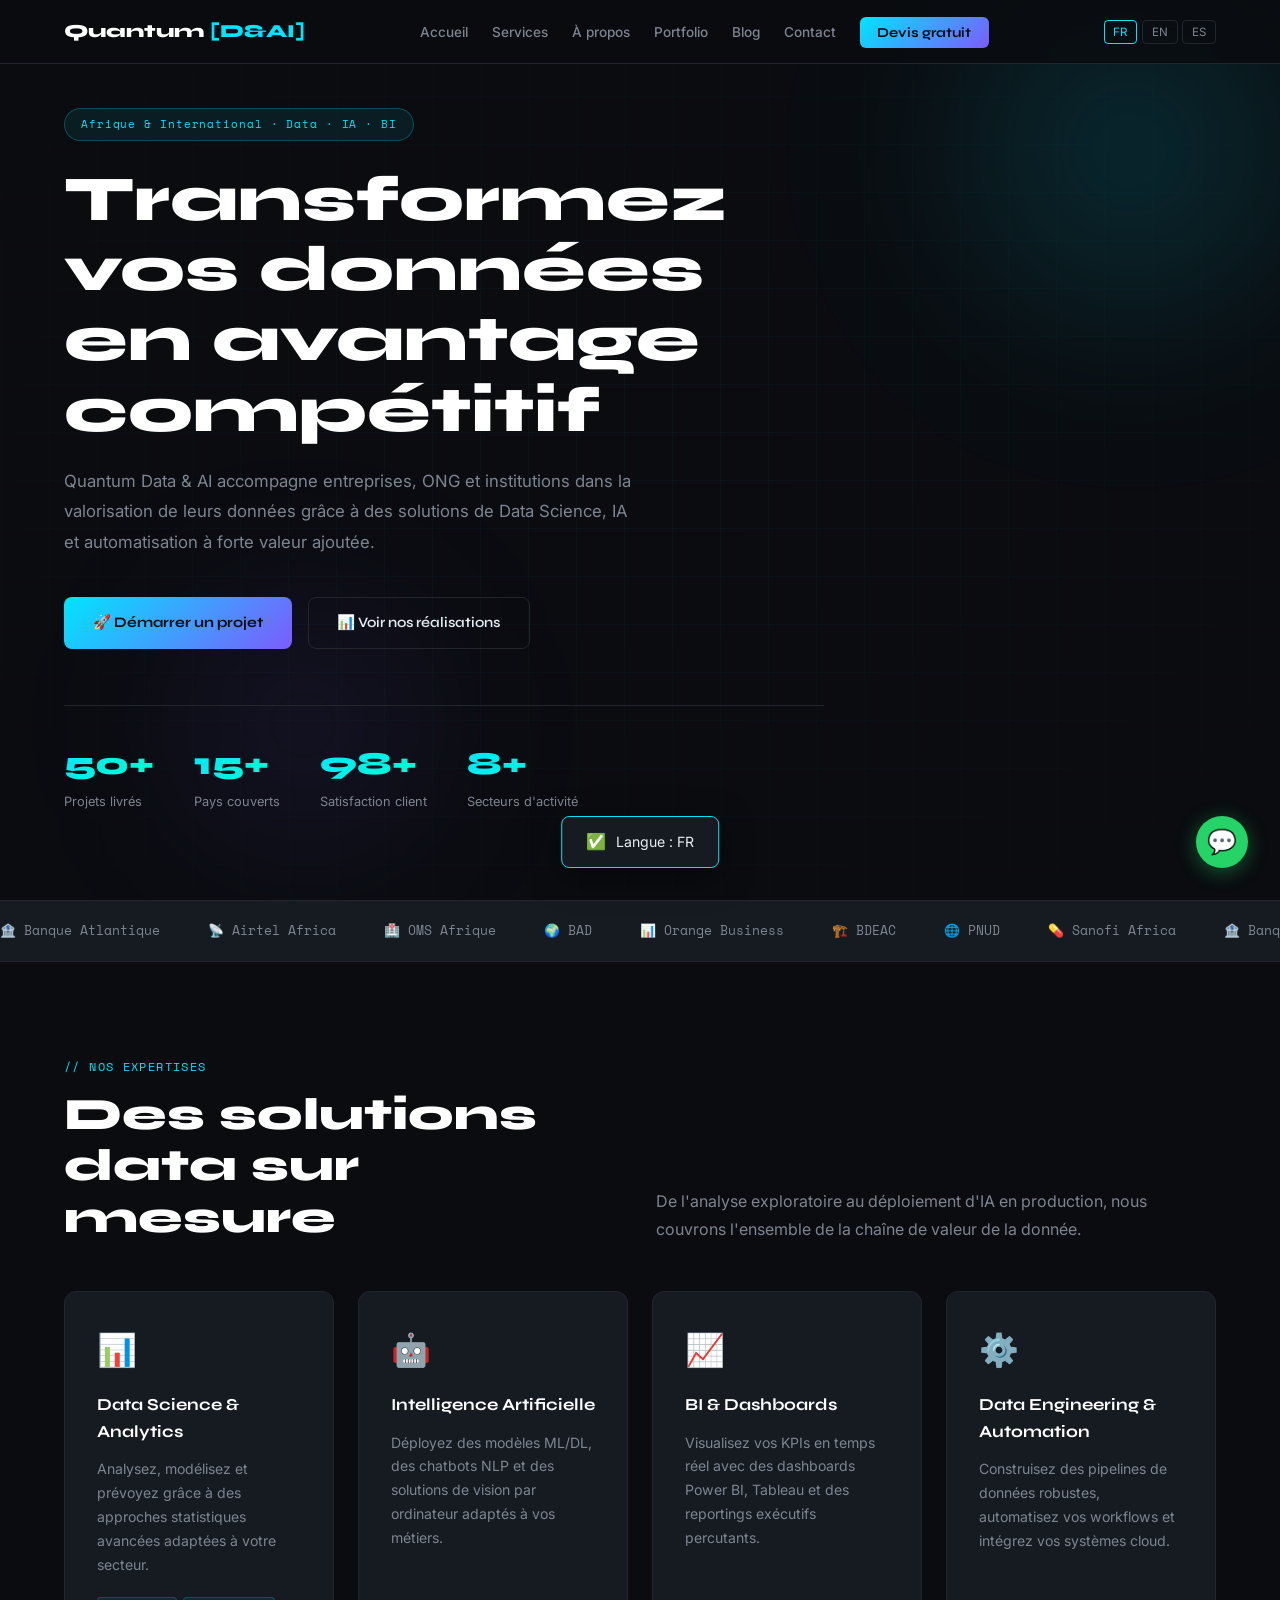
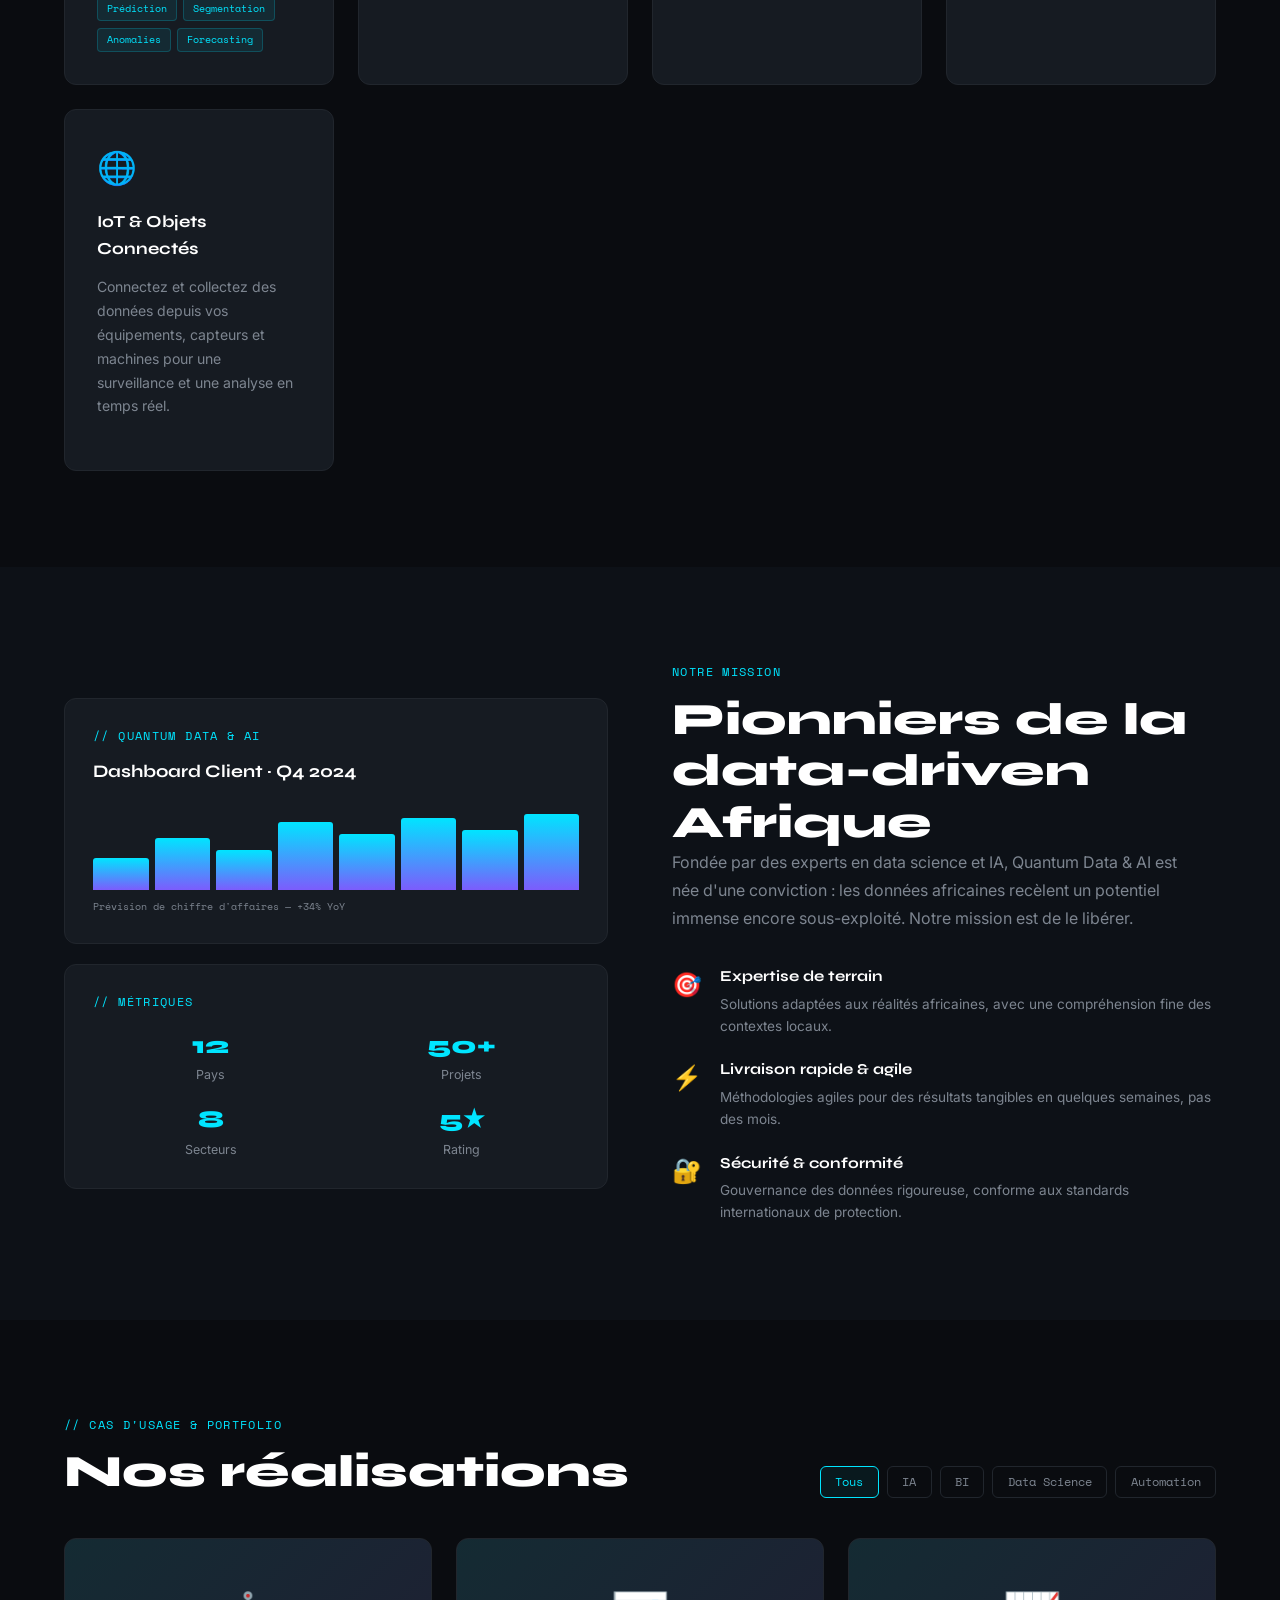
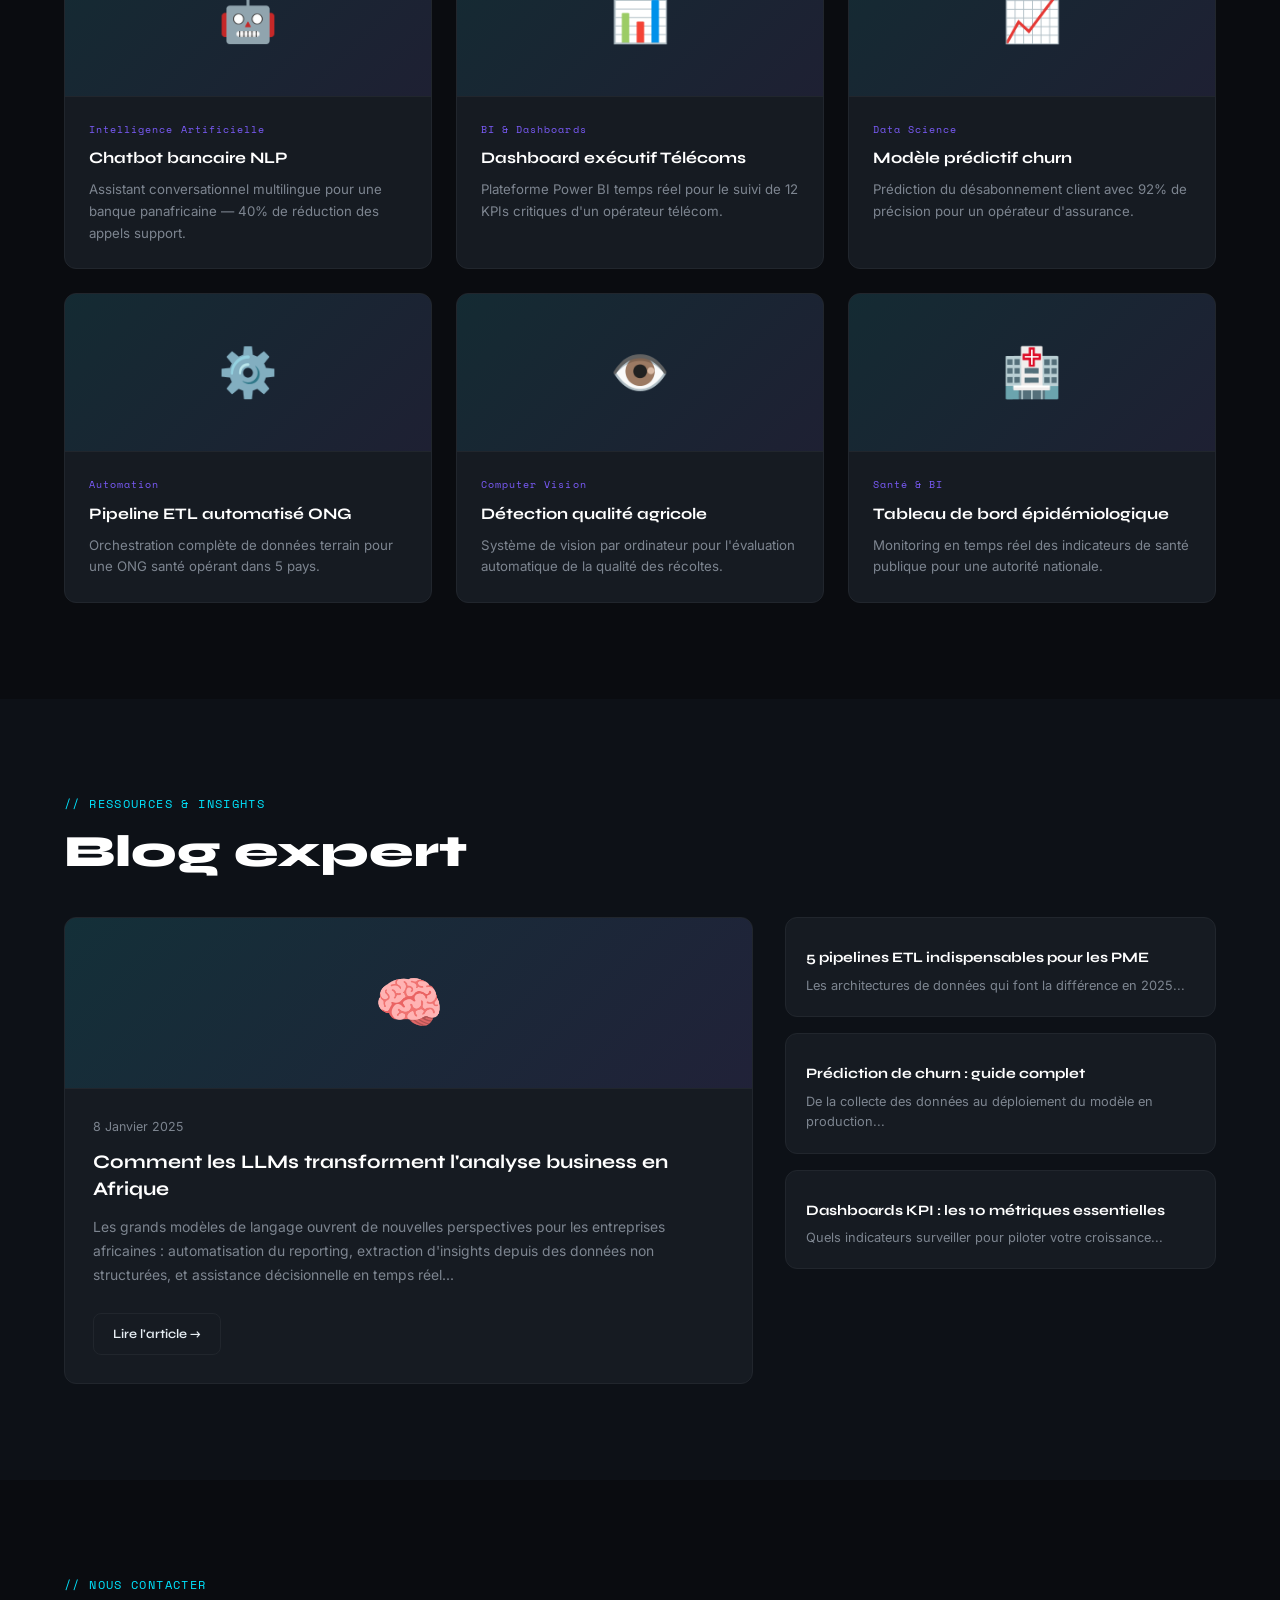
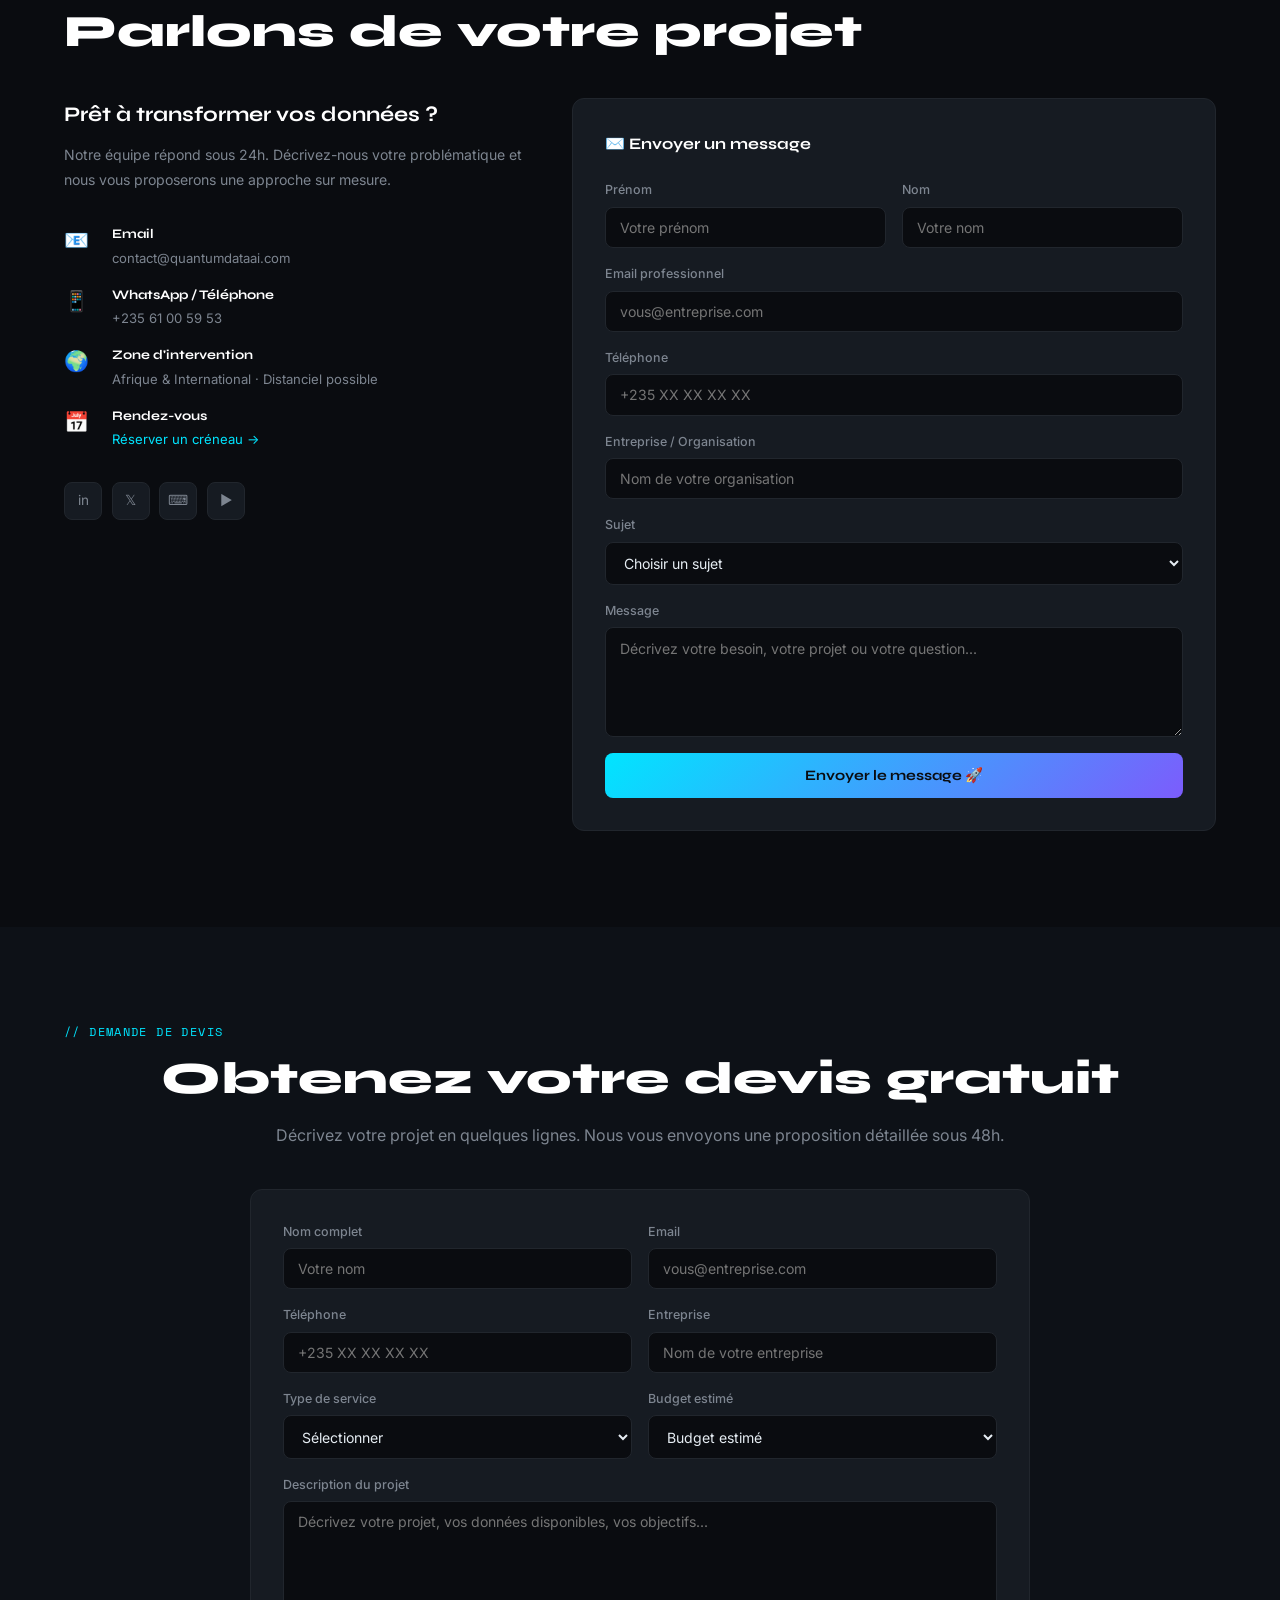
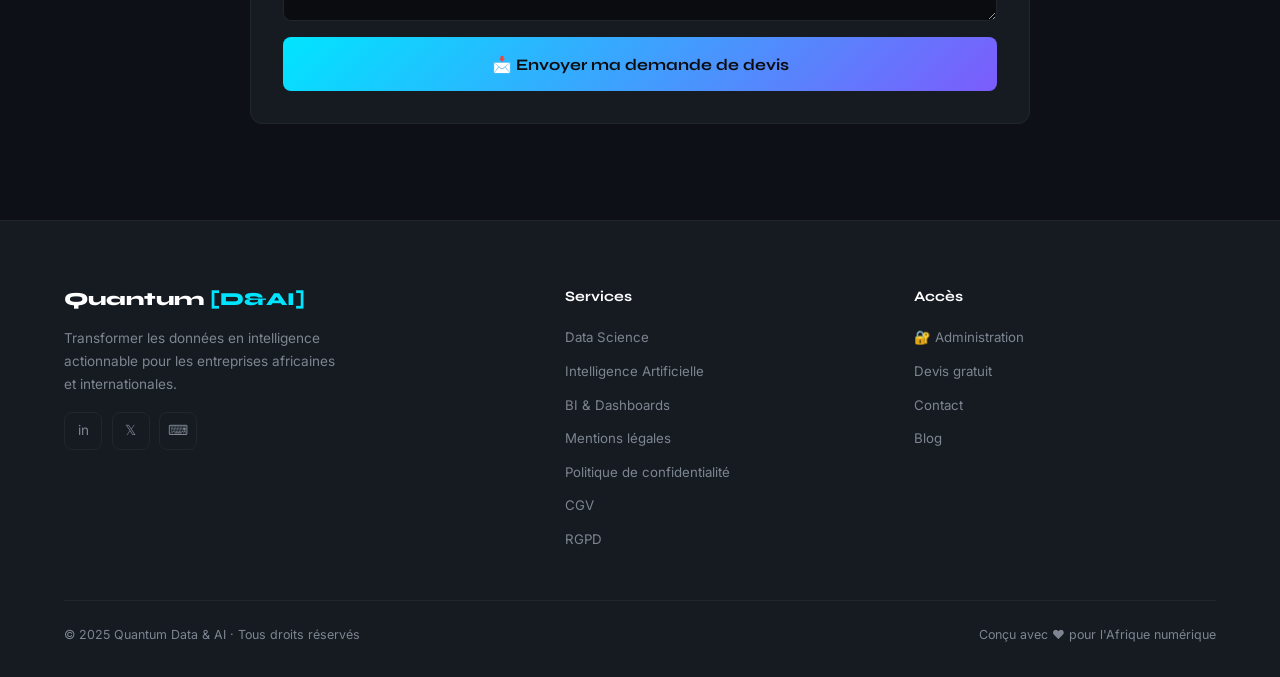
<file: index.html>
<!DOCTYPE html>
<html lang="fr">
<head>
<meta charset="UTF-8">
<meta name="viewport" content="width=device-width, initial-scale=1.0">
<title>Quantum Data & AI — Transformation Digitale par la Donnée</title>
<meta name="description" content="Quantum Data & AI accompagne les entreprises dans la valorisation de leurs données grâce à des solutions de Data Science, IA, BI et automatisation.">
<link rel="preconnect" href="https://fonts.googleapis.com">
<link href="https://fonts.googleapis.com/css2?family=Syne:wght@400;600;700;800&family=Space+Mono:ital,wght@0,400;0,700;1,400&family=Inter:wght@300;400;500&display=swap" rel="stylesheet">

<style>
/* =============================================
   RESET & VARIABLES
============================================= */
*, *::before, *::after { box-sizing: border-box; margin: 0; padding: 0; }

:root {
  --bg:       #0a0c10;
  --midnight: #0d1117;
  --surface:  #161b22;
  --border:   #21262d;
  --cyan:     #00e5ff;
  --violet:   #7c5cfc;
  --green:    #00ffc8;
  --text:     #e6edf3;
  --muted:    #7d8590;
  --white:    #ffffff;
  --radius:   12px;
}

html { scroll-behavior: smooth; }

body {
  background: var(--bg);
  color: var(--text);
  font-family: 'Inter', sans-serif;
  font-size: 16px;
  line-height: 1.6;
  overflow-x: hidden;
}

a { color: inherit; text-decoration: none; }
ul { list-style: none; }
input, select, textarea, button { font-family: inherit; }
img { max-width: 100%; display: block; }

/* =============================================
   SCROLLBAR
============================================= */
::-webkit-scrollbar { width: 6px; }
::-webkit-scrollbar-track { background: var(--bg); }
::-webkit-scrollbar-thumb { background: var(--border); border-radius: 3px; }

/* =============================================
   TYPOGRAPHY HELPERS
============================================= */
.section-label {
  font-family: 'Space Mono', monospace;
  font-size: 0.72rem;
  color: var(--cyan);
  letter-spacing: 0.12em;
  text-transform: uppercase;
  margin-bottom: 0.75rem;
}

.section-title {
  font-family: 'Syne', sans-serif;
  font-size: clamp(1.8rem, 4vw, 2.8rem);
  font-weight: 800;
  line-height: 1.15;
  color: var(--white);
}

.section-sub {
  color: var(--muted);
  font-size: 1rem;
  max-width: 520px;
  line-height: 1.75;
}

.highlight {
  background: linear-gradient(90deg, var(--cyan), var(--violet));
  -webkit-background-clip: text;
  -webkit-text-fill-color: transparent;
  background-clip: text;
}

/* =============================================
   BUTTONS
============================================= */
.btn-primary {
  display: inline-flex;
  align-items: center;
  gap: 0.5rem;
  background: linear-gradient(135deg, var(--cyan), var(--violet));
  color: var(--bg);
  font-family: 'Syne', sans-serif;
  font-weight: 700;
  font-size: 0.9rem;
  padding: 0.85rem 1.8rem;
  border-radius: 8px;
  border: none;
  cursor: pointer;
  transition: opacity .2s, transform .2s;
  text-decoration: none;
}
.btn-primary:hover { opacity: .88; transform: translateY(-2px); }

.btn-secondary {
  display: inline-flex;
  align-items: center;
  gap: 0.5rem;
  background: transparent;
  color: var(--text);
  font-family: 'Syne', sans-serif;
  font-weight: 600;
  font-size: 0.9rem;
  padding: 0.85rem 1.8rem;
  border-radius: 8px;
  border: 1px solid var(--border);
  cursor: pointer;
  transition: border-color .2s, color .2s, transform .2s;
  text-decoration: none;
}
.btn-secondary:hover { border-color: var(--cyan); color: var(--cyan); transform: translateY(-2px); }

/* =============================================
   NAVIGATION
============================================= */
#navbar {
  position: fixed;
  top: 0; left: 0; right: 0;
  z-index: 1000;
  display: flex;
  align-items: center;
  gap: 2rem;
  padding: 0 5%;
  height: 64px;
  background: rgba(10,12,16,.85);
  backdrop-filter: blur(16px);
  border-bottom: 1px solid var(--border);
  transition: background .3s;
}

.logo {
  font-family: 'Syne', sans-serif;
  font-size: 1.15rem;
  font-weight: 800;
  color: var(--white);
  white-space: nowrap;
}
.logo span { color: var(--cyan); }

#navbar ul {
  display: flex;
  gap: 1.5rem;
  flex: 1;
  justify-content: center;
}

#navbar ul a {
  font-size: 0.85rem;
  color: var(--muted);
  transition: color .2s;
  font-weight: 500;
}
#navbar ul a:hover { color: var(--white); }

.nav-cta {
  background: linear-gradient(135deg, var(--cyan), var(--violet));
  color: var(--bg) !important;
  padding: 0.45rem 1.1rem;
  border-radius: 6px;
  font-weight: 700 !important;
  font-family: 'Syne', sans-serif;
}

.nav-lang {
  display: flex;
  gap: 0.3rem;
  margin-left: auto;
}
.lang-btn {
  background: transparent;
  border: 1px solid var(--border);
  color: var(--muted);
  font-size: 0.72rem;
  padding: 0.25rem 0.55rem;
  border-radius: 4px;
  cursor: pointer;
  transition: all .2s;
}
.lang-btn:hover, .lang-btn.active {
  border-color: var(--cyan);
  color: var(--cyan);
}

.hamburger {
  display: none;
  flex-direction: column;
  gap: 5px;
  background: none;
  border: none;
  cursor: pointer;
  padding: 4px;
}
.hamburger span {
  display: block;
  width: 24px;
  height: 2px;
  background: var(--text);
  border-radius: 2px;
  transition: all .3s;
}

/* Mobile nav */
@media (max-width: 900px) {
  #navbar ul {
    display: none;
    position: fixed;
    top: 64px; left: 0; right: 0;
    background: var(--midnight);
    flex-direction: column;
    padding: 1.5rem 5%;
    gap: 1.2rem;
    border-bottom: 1px solid var(--border);
  }
  #navbar ul.open { display: flex; }
  .hamburger { display: flex; margin-left: auto; }
  .nav-lang { display: none; }
}

/* =============================================
   HERO
============================================= */
#hero {
  position: relative;
  min-height: 100vh;
  display: flex;
  align-items: center;
  padding: 100px 5% 5rem;
  overflow: hidden;
}

.hero-grid {
  position: absolute;
  inset: 0;
  background-image:
    linear-gradient(rgba(0,229,255,.04) 1px, transparent 1px),
    linear-gradient(90deg, rgba(0,229,255,.04) 1px, transparent 1px);
  background-size: 48px 48px;
  mask-image: radial-gradient(ellipse 80% 80% at 50% 50%, black, transparent);
}

.hero-orb {
  position: absolute;
  border-radius: 50%;
  filter: blur(80px);
  pointer-events: none;
}
.orb1 {
  width: 500px; height: 500px;
  background: radial-gradient(circle, rgba(0,229,255,.18), transparent 70%);
  top: -100px; right: -100px;
  animation: orbFloat 8s ease-in-out infinite;
}
.orb2 {
  width: 350px; height: 350px;
  background: radial-gradient(circle, rgba(124,92,252,.15), transparent 70%);
  bottom: 0; left: 10%;
  animation: orbFloat 10s ease-in-out infinite reverse;
}
@keyframes orbFloat {
  0%, 100% { transform: translateY(0); }
  50% { transform: translateY(-30px); }
}

.hero-content {
  position: relative;
  z-index: 1;
  max-width: 760px;
}

.hero-badge {
  display: inline-block;
  font-family: 'Space Mono', monospace;
  font-size: 0.7rem;
  color: var(--cyan);
  background: rgba(0,229,255,.08);
  border: 1px solid rgba(0,229,255,.25);
  padding: 0.4rem 1rem;
  border-radius: 100px;
  margin-bottom: 1.5rem;
  letter-spacing: 0.08em;
}

.hero-content h1 {
  font-family: 'Syne', sans-serif;
  font-size: clamp(2.2rem, 5.5vw, 4rem);
  font-weight: 800;
  line-height: 1.1;
  color: var(--white);
  margin-bottom: 1.25rem;
}

.hero-sub {
  color: var(--muted);
  font-size: 1.05rem;
  max-width: 580px;
  margin-bottom: 2.5rem;
  line-height: 1.8;
}

.hero-btns {
  display: flex;
  gap: 1rem;
  flex-wrap: wrap;
  margin-bottom: 3.5rem;
}

.hero-stats {
  display: flex;
  gap: 2.5rem;
  flex-wrap: wrap;
  padding-top: 2rem;
  border-top: 1px solid var(--border);
}
.stat-item { text-align: left; }
.stat-num {
  font-family: 'Syne', sans-serif;
  font-size: 2rem;
  font-weight: 800;
  background: linear-gradient(135deg, var(--cyan), var(--green));
  -webkit-background-clip: text;
  -webkit-text-fill-color: transparent;
  background-clip: text;
}
.stat-label {
  font-size: 0.8rem;
  color: var(--muted);
  margin-top: 0.15rem;
}

/* =============================================
   CLIENTS BAND
============================================= */
.clients-band {
  overflow: hidden;
  padding: 1.25rem 0;
  background: var(--surface);
  border-top: 1px solid var(--border);
  border-bottom: 1px solid var(--border);
}

.clients-track {
  display: flex;
  gap: 3rem;
  width: max-content;
  animation: scrollTrack 25s linear infinite;
}

.client-logo {
  font-family: 'Space Mono', monospace;
  font-size: 0.8rem;
  color: var(--muted);
  white-space: nowrap;
  transition: color .2s;
  cursor: default;
}
.client-logo:hover { color: var(--cyan); }

@keyframes scrollTrack {
  from { transform: translateX(0); }
  to { transform: translateX(-50%); }
}

/* =============================================
   SERVICES
============================================= */
#services {
  padding: 6rem 5%;
}

.services-intro {
  display: grid;
  grid-template-columns: 1fr 1fr;
  gap: 2rem;
  align-items: end;
  margin-bottom: 3rem;
}
@media (max-width: 700px) {
  .services-intro { grid-template-columns: 1fr; }
}

.services-grid {
  display: grid;
  grid-template-columns: repeat(auto-fit, minmax(270px, 1fr));
  gap: 1.5rem;
}

.service-card {
  background: var(--surface);
  border: 1px solid var(--border);
  border-radius: var(--radius);
  padding: 2rem;
  transition: border-color .25s, transform .25s;
  position: relative;
  overflow: hidden;
}
.service-card::before {
  content: '';
  position: absolute;
  top: 0; left: 0; right: 0;
  height: 2px;
  background: linear-gradient(90deg, var(--cyan), var(--violet));
  opacity: 0;
  transition: opacity .25s;
}
.service-card:hover { border-color: rgba(0,229,255,.35); transform: translateY(-4px); }
.service-card:hover::before { opacity: 1; }

.service-icon {
  font-size: 2rem;
  margin-bottom: 1rem;
}
.service-title {
  font-family: 'Syne', sans-serif;
  font-size: 1.05rem;
  font-weight: 700;
  color: var(--white);
  margin-bottom: 0.75rem;
}
.service-desc {
  color: var(--muted);
  font-size: 0.88rem;
  line-height: 1.7;
  margin-bottom: 1.25rem;
}
.service-tags {
  display: flex;
  flex-wrap: wrap;
  gap: 0.4rem;
}
.tag {
  font-family: 'Space Mono', monospace;
  font-size: 0.62rem;
  color: var(--cyan);
  background: rgba(0,229,255,.08);
  border: 1px solid rgba(0,229,255,.2);
  padding: 0.2rem 0.55rem;
  border-radius: 4px;
}

/* =============================================
   À PROPOS
============================================= */
#apropos {
  background: var(--midnight);
  padding: 6rem 5%;
  display: grid;
  grid-template-columns: 1fr 1fr;
  gap: 4rem;
  align-items: center;
}
@media (max-width: 900px) {
  #apropos { grid-template-columns: 1fr; }
}

.apropos-visual {
  display: flex;
  flex-direction: column;
  gap: 1.25rem;
}
.apropos-box {
  background: var(--surface);
  border: 1px solid var(--border);
  border-radius: var(--radius);
  padding: 1.75rem;
}
.apropos-main {
  display: flex;
  flex-direction: column;
  gap: 1.5rem;
}

.data-visual {
  display: flex;
  align-items: flex-end;
  gap: 6px;
  height: 80px;
}
.bar {
  flex: 1;
  background: linear-gradient(180deg, var(--cyan), var(--violet));
  border-radius: 3px 3px 0 0;
  opacity: 0;
  animation: barGrow 0.6s ease forwards;
}
@keyframes barGrow {
  from { height: 0 !important; opacity: 0; }
  to { opacity: 1; }
}

.apropos-stat-grid {
  display: grid;
  grid-template-columns: 1fr 1fr;
  gap: 1rem;
}
.mini-stat { text-align: center; }
.mini-stat-n {
  font-family: 'Syne', sans-serif;
  font-size: 1.5rem;
  font-weight: 800;
  color: var(--cyan);
}
.mini-stat-l {
  font-size: 0.78rem;
  color: var(--muted);
}

.values-list { display: flex; flex-direction: column; gap: 1.25rem; }
.value-item {
  display: flex;
  gap: 1rem;
  align-items: flex-start;
}
.value-icon {
  font-size: 1.5rem;
  min-width: 2rem;
  margin-top: 0.1rem;
}
.value-text h4 {
  font-family: 'Syne', sans-serif;
  font-size: 0.95rem;
  font-weight: 700;
  color: var(--white);
  margin-bottom: 0.25rem;
}
.value-text p {
  font-size: 0.85rem;
  color: var(--muted);
  line-height: 1.65;
}

/* =============================================
   PORTFOLIO
============================================= */
#portfolio {
  padding: 6rem 5%;
}

.portfolio-header {
  display: flex;
  justify-content: space-between;
  align-items: flex-end;
  flex-wrap: wrap;
  gap: 1.5rem;
  margin-bottom: 2.5rem;
}

.portfolio-filters {
  display: flex;
  gap: 0.5rem;
  flex-wrap: wrap;
}
.filter-btn {
  background: transparent;
  border: 1px solid var(--border);
  color: var(--muted);
  font-family: 'Space Mono', monospace;
  font-size: 0.72rem;
  padding: 0.4rem 0.9rem;
  border-radius: 6px;
  cursor: pointer;
  transition: all .2s;
}
.filter-btn:hover, .filter-btn.active {
  border-color: var(--cyan);
  color: var(--cyan);
  background: rgba(0,229,255,.06);
}

.portfolio-grid {
  display: grid;
  grid-template-columns: repeat(auto-fit, minmax(300px, 1fr));
  gap: 1.5rem;
}

.portfolio-card {
  background: var(--surface);
  border: 1px solid var(--border);
  border-radius: var(--radius);
  overflow: hidden;
  transition: transform .25s, border-color .25s;
  cursor: pointer;
}
.portfolio-card:hover { transform: translateY(-5px); border-color: rgba(0,229,255,.35); }
.portfolio-card.hidden { display: none; }

.portfolio-thumb {
  background: linear-gradient(135deg, rgba(0,229,255,.08), rgba(124,92,252,.08));
  padding: 2.5rem;
  font-size: 3rem;
  text-align: center;
  border-bottom: 1px solid var(--border);
}
.portfolio-info { padding: 1.5rem; }
.portfolio-cat {
  font-family: 'Space Mono', monospace;
  font-size: 0.65rem;
  color: var(--violet);
  letter-spacing: 0.1em;
  margin-bottom: 0.5rem;
}
.portfolio-info h3 {
  font-family: 'Syne', sans-serif;
  font-size: 1rem;
  font-weight: 700;
  color: var(--white);
  margin-bottom: 0.5rem;
}
.portfolio-info p {
  font-size: 0.83rem;
  color: var(--muted);
  line-height: 1.65;
}

/* =============================================
   BLOG
============================================= */
#blog {
  padding: 6rem 5%;
  background: var(--midnight);
}

.blog-grid {
  display: grid;
  grid-template-columns: 1.6fr 1fr;
  gap: 2rem;
  margin-top: 2.5rem;
}
@media (max-width: 800px) {
  .blog-grid { grid-template-columns: 1fr; }
}

.blog-featured {
  background: var(--surface);
  border: 1px solid var(--border);
  border-radius: var(--radius);
  overflow: hidden;
  transition: border-color .25s;
}
.blog-featured:hover { border-color: rgba(0,229,255,.35); }

.blog-img {
  background: linear-gradient(135deg, rgba(0,229,255,.1), rgba(124,92,252,.1));
  padding: 2.5rem;
  font-size: 3.5rem;
  text-align: center;
  border-bottom: 1px solid var(--border);
}
.blog-content { padding: 1.75rem; }
.blog-meta {
  display: flex;
  align-items: center;
  gap: 1rem;
  margin-bottom: 0.75rem;
}
.blog-tag {
  font-family: 'Space Mono', monospace;
  font-size: 0.65rem;
  color: var(--cyan);
  background: rgba(0,229,255,.08);
  border: 1px solid rgba(0,229,255,.2);
  padding: 0.2rem 0.6rem;
  border-radius: 4px;
}
.blog-date {
  font-size: 0.78rem;
  color: var(--muted);
}
.blog-content h2 {
  font-family: 'Syne', sans-serif;
  font-size: 1.2rem;
  font-weight: 700;
  color: var(--white);
  margin-bottom: 0.75rem;
  line-height: 1.4;
}
.blog-content p {
  font-size: 0.87rem;
  color: var(--muted);
  line-height: 1.75;
}

.blog-sidebar {
  display: flex;
  flex-direction: column;
  gap: 1rem;
}
.blog-mini {
  background: var(--surface);
  border: 1px solid var(--border);
  border-radius: var(--radius);
  padding: 1.25rem;
  transition: border-color .25s;
  cursor: pointer;
}
.blog-mini:hover { border-color: rgba(0,229,255,.3); }
.blog-mini h4 {
  font-family: 'Syne', sans-serif;
  font-size: 0.9rem;
  font-weight: 700;
  color: var(--white);
  margin: 0.5rem 0 0.4rem;
}
.blog-mini p {
  font-size: 0.8rem;
  color: var(--muted);
  line-height: 1.6;
}

/* =============================================
   CONTACT
============================================= */
#contact {
  padding: 6rem 5%;
}

.contact-layout {
  display: grid;
  grid-template-columns: 1fr 1.4fr;
  gap: 3rem;
  margin-top: 2.5rem;
}
@media (max-width: 900px) {
  .contact-layout { grid-template-columns: 1fr; }
}

.contact-info h3 {
  font-family: 'Syne', sans-serif;
  font-size: 1.3rem;
  font-weight: 700;
  color: var(--white);
  margin-bottom: 0.75rem;
}
.contact-info > p {
  color: var(--muted);
  font-size: 0.88rem;
  line-height: 1.75;
  margin-bottom: 2rem;
}

.contact-items { display: flex; flex-direction: column; gap: 1rem; margin-bottom: 2rem; }
.contact-item {
  display: flex;
  align-items: flex-start;
  gap: 1rem;
}
.contact-item-icon {
  font-size: 1.25rem;
  min-width: 2rem;
}
.contact-item-text h5 {
  font-family: 'Syne', sans-serif;
  font-size: 0.82rem;
  font-weight: 700;
  color: var(--white);
  margin-bottom: 0.15rem;
}
.contact-item-text p {
  font-size: 0.82rem;
  color: var(--muted);
}

.social-links { display: flex; gap: 0.6rem; }
.social-btn {
  display: flex;
  align-items: center;
  justify-content: center;
  width: 38px; height: 38px;
  background: var(--surface);
  border: 1px solid var(--border);
  border-radius: 8px;
  font-size: 0.85rem;
  color: var(--muted);
  cursor: pointer;
  transition: all .2s;
}
.social-btn:hover { border-color: var(--cyan); color: var(--cyan); }

/* FORMS */
.contact-form, .devis-card {
  background: var(--surface);
  border: 1px solid var(--border);
  border-radius: var(--radius);
  padding: 2rem;
}
.form-title {
  font-family: 'Syne', sans-serif;
  font-size: 1rem;
  font-weight: 700;
  color: var(--white);
  margin-bottom: 1.5rem;
}
.form-row {
  display: grid;
  grid-template-columns: 1fr 1fr;
  gap: 1rem;
}
@media (max-width: 600px) {
  .form-row { grid-template-columns: 1fr; }
}
.form-group {
  display: flex;
  flex-direction: column;
  gap: 0.4rem;
  margin-bottom: 1rem;
}
.form-group label {
  font-size: 0.78rem;
  color: var(--muted);
  font-weight: 500;
}
.form-group input,
.form-group select,
.form-group textarea {
  background: var(--bg);
  border: 1px solid var(--border);
  border-radius: 8px;
  color: var(--text);
  padding: 0.7rem 0.9rem;
  font-size: 0.88rem;
  outline: none;
  transition: border-color .2s;
  width: 100%;
}
.form-group input:focus,
.form-group select:focus,
.form-group textarea:focus {
  border-color: var(--cyan);
}
.form-group textarea {
  min-height: 110px;
  resize: vertical;
}
.form-group select option { background: var(--surface); }

.form-success {
  display: none;
  background: rgba(0,255,200,.08);
  border: 1px solid rgba(0,255,200,.25);
  color: var(--green);
  border-radius: 8px;
  padding: 1rem;
  font-size: 0.88rem;
  margin-bottom: 1rem;
}

/* =============================================
   DEVIS
============================================= */
#devis {
  padding: 6rem 5%;
  background: var(--midnight);
}
#devis .section-sub {
  max-width: 100%;
  text-align: center;
  margin: 1rem auto 2.5rem;
}
.devis-card {
  max-width: 780px;
  margin: 0 auto;
}

/* =============================================
   FOOTER
============================================= */
footer {
  background: var(--surface);
  border-top: 1px solid var(--border);
  padding: 4rem 5% 2rem;
}

.footer-grid {
  display: grid;
  grid-template-columns: 1.5fr 1fr 1fr;
  gap: 3rem;
  margin-bottom: 3rem;
}
@media (max-width: 700px) {
  .footer-grid { grid-template-columns: 1fr; gap: 2rem; }
}

.footer-brand p {
  color: var(--muted);
  font-size: 0.85rem;
  line-height: 1.7;
  margin: 0.75rem 0 1rem;
  max-width: 280px;
}
.footer-col h5 {
  font-family: 'Syne', sans-serif;
  font-size: 0.9rem;
  font-weight: 700;
  color: var(--white);
  margin-bottom: 1rem;
}
.footer-col ul { display: flex; flex-direction: column; gap: 0.5rem; }
.footer-col ul a {
  font-size: 0.83rem;
  color: var(--muted);
  transition: color .2s;
}
.footer-col ul a:hover { color: var(--cyan); }

.footer-bottom {
  display: flex;
  justify-content: space-between;
  flex-wrap: wrap;
  gap: 0.5rem;
  padding-top: 1.5rem;
  border-top: 1px solid var(--border);
  font-size: 0.78rem;
  color: var(--muted);
}

/* =============================================
   WHATSAPP FLOAT
============================================= */
.whatsapp-btn {
  position: fixed;
  bottom: 2rem;
  right: 2rem;
  width: 52px;
  height: 52px;
  background: #25D366;
  border-radius: 50%;
  display: flex;
  align-items: center;
  justify-content: center;
  font-size: 1.5rem;
  box-shadow: 0 4px 20px rgba(37,211,102,.4);
  z-index: 999;
  transition: transform .2s;
}
.whatsapp-btn:hover { transform: scale(1.08); }

/* =============================================
   TOAST
============================================= */
.toast {
  position: fixed;
  bottom: 2rem;
  left: 50%;
  transform: translateX(-50%) translateY(100px);
  background: var(--surface);
  border: 1px solid var(--cyan);
  color: var(--text);
  padding: 0.75rem 1.5rem;
  border-radius: 8px;
  display: flex;
  align-items: center;
  gap: 0.6rem;
  font-size: 0.88rem;
  z-index: 2000;
  transition: transform .35s ease;
  box-shadow: 0 8px 32px rgba(0,0,0,.5);
}
.toast.show { transform: translateX(-50%) translateY(0); }
.toast-icon { font-size: 1rem; }

/* =============================================
   MODAL
============================================= */
.modal-overlay {
  position: fixed;
  inset: 0;
  background: rgba(0,0,0,.75);
  backdrop-filter: blur(6px);
  z-index: 3000;
  display: none;
  align-items: center;
  justify-content: center;
  padding: 2rem;
}
.modal-overlay.open { display: flex; }

.modal {
  background: var(--surface);
  border: 1px solid var(--border);
  border-radius: var(--radius);
  padding: 2.5rem;
  max-width: 460px;
  width: 100%;
  position: relative;
}
.modal-close {
  position: absolute;
  top: 1rem;
  right: 1rem;
  background: none;
  border: 1px solid var(--border);
  color: var(--muted);
  width: 32px;
  height: 32px;
  border-radius: 6px;
  cursor: pointer;
  font-size: 1.2rem;
  display: flex;
  align-items: center;
  justify-content: center;
  transition: all .2s;
}
.modal-close:hover { border-color: var(--cyan); color: var(--cyan); }

/* =============================================
   SCROLL REVEAL
============================================= */
.reveal {
  opacity: 0;
  transform: translateY(30px);
  transition: opacity .65s ease, transform .65s ease;
}
.reveal.visible {
  opacity: 1;
  transform: translateY(0);
}
</style>
</head>
<body>

<!-- NAVIGATION -->
<nav id="navbar">
  <div class="logo">Quantum<span> [D&AI]</span></div>
  <ul id="navMenu">
    <li><a href="#hero" data-lang="nav_home">Accueil</a></li>
    <li><a href="#services" data-lang="nav_services">Services</a></li>
    <li><a href="#apropos" data-lang="nav_about">À propos</a></li>
    <li><a href="#portfolio" data-lang="nav_portfolio">Portfolio</a></li>
    <li><a href="#blog" data-lang="nav_blog">Blog</a></li>
    <li><a href="#contact" data-lang="nav_contact">Contact</a></li>
    <li><a href="#devis" class="nav-cta" data-lang="nav_quote">Devis gratuit</a></li>
  </ul>
  <div class="nav-lang">
    <button class="lang-btn active" onclick="setLang('fr')">FR</button>
    <button class="lang-btn" onclick="setLang('en')">EN</button>
    <button class="lang-btn" onclick="setLang('es')">ES</button>
  </div>
  <button class="hamburger" onclick="toggleMenu()">
    <span></span><span></span><span></span>
  </button>
</nav>

<!-- HERO -->
<section id="hero">
  <div class="hero-grid"></div>
  <div class="hero-orb orb1"></div>
  <div class="hero-orb orb2"></div>
  <div class="hero-content">
    <div class="hero-badge" data-lang="hero_badge">Afrique & International · Data · IA · BI</div>
    <h1 data-lang="hero_title">Transformez vos données en <span class="highlight">avantage compétitif</span></h1>
    <p class="hero-sub" data-lang="hero_subtitle">Quantum Data & AI accompagne entreprises, ONG et institutions dans la valorisation de leurs données grâce à des solutions de Data Science, IA et automatisation à forte valeur ajoutée.</p>
    <div class="hero-btns">
      <a href="#devis" class="btn-primary" data-lang="hero_cta">🚀 Démarrer un projet</a>
      <a href="#portfolio" class="btn-secondary" data-lang="hero_secondary">📊 Voir nos réalisations</a>
    </div>
    <div class="hero-stats">
      <div class="stat-item">
        <div class="stat-num" data-target="50">0</div>
        <div class="stat-label" data-lang="stat_projects">Projets livrés</div>
      </div>
      <div class="stat-item">
        <div class="stat-num" data-target="15">0</div>
        <div class="stat-label" data-lang="stat_countries">Pays couverts</div>
      </div>
      <div class="stat-item">
        <div class="stat-num" data-target="98">0%</div>
        <div class="stat-label" data-lang="stat_satisfaction">Satisfaction client</div>
      </div>
      <div class="stat-item">
        <div class="stat-num" data-target="8">0</div>
        <div class="stat-label">Secteurs d'activité</div>
      </div>
    </div>
  </div>
</section>

<!-- CLIENTS BAND -->
<div class="clients-band">
  <div class="clients-track">
    <span class="client-logo">🏦 Banque Atlantique</span>
    <span class="client-logo">📡 Airtel Africa</span>
    <span class="client-logo">🏥 OMS Afrique</span>
    <span class="client-logo">🌍 BAD</span>
    <span class="client-logo">📊 Orange Business</span>
    <span class="client-logo">🏗️ BDEAC</span>
    <span class="client-logo">🌐 PNUD</span>
    <span class="client-logo">💊 Sanofi Africa</span>
    <span class="client-logo">🏦 Banque Atlantique</span>
    <span class="client-logo">📡 Airtel Africa</span>
    <span class="client-logo">🏥 OMS Afrique</span>
    <span class="client-logo">🌍 BAD</span>
    <span class="client-logo">📊 Orange Business</span>
    <span class="client-logo">🏗️ BDEAC</span>
    <span class="client-logo">🌐 PNUD</span>
    <span class="client-logo">💊 Sanofi Africa</span>
  </div>
</div>

<!-- SERVICES -->
<section id="services">
  <div class="services-intro reveal">
    <div>
      <div class="section-label">// Nos expertises</div>
      <h2 class="section-title" data-lang="services_title">Des solutions data <br>sur mesure</h2>
    </div>
    <p class="section-sub" data-lang="services_subtitle">De l'analyse exploratoire au déploiement d'IA en production, nous couvrons l'ensemble de la chaîne de valeur de la donnée.</p>
  </div>
  <div class="services-grid reveal">
    <div class="service-card">
      <div class="service-icon">📊</div>
      <div class="service-title">Data Science & Analytics</div>
      <p class="service-desc">Analysez, modélisez et prévoyez grâce à des approches statistiques avancées adaptées à votre secteur.</p>
      <div class="service-tags">
        <span class="tag">Prédiction</span>
        <span class="tag">Segmentation</span>
        <span class="tag">Anomalies</span>
        <span class="tag">Forecasting</span>
      </div>
    </div>
    <div class="service-card">
      <div class="service-icon">🤖</div>
      <div class="service-title">Intelligence Artificielle</div>
      <p class="service-desc">Déployez des modèles ML/DL, des chatbots NLP et des solutions de vision par ordinateur adaptés à vos métiers.</p>
    </div>
    <div class="service-card">
      <div class="service-icon">📈</div>
      <div class="service-title">BI & Dashboards</div>
      <p class="service-desc">Visualisez vos KPIs en temps réel avec des dashboards Power BI, Tableau et des reportings exécutifs percutants.</p>
    </div>
    <div class="service-card">
      <div class="service-icon">⚙️</div>
      <div class="service-title">Data Engineering & Automation</div>
      <p class="service-desc">Construisez des pipelines de données robustes, automatisez vos workflows et intégrez vos systèmes cloud.</p>
    </div>
    <div class="service-card">
      <div class="service-icon">🌐</div>
      <div class="service-title">IoT & Objets Connectés</div>
      <p class="service-desc">Connectez et collectez des données depuis vos équipements, capteurs et machines pour une surveillance et une analyse en temps réel.</p>
    </div>
  </div>
</section>

<!-- À PROPOS -->
<section id="apropos">
  <div class="apropos-visual reveal">
    <div class="apropos-box apropos-main">
      <div>
        <div class="section-label">// Quantum Data & AI</div>
        <h3 style="font-family:'Syne',sans-serif;font-size:1.1rem;font-weight:700;margin-top:0.5rem;color:var(--white);">Dashboard Client · Q4 2024</h3>
      </div>
      <div>
        <div class="data-visual">
          <div class="bar" style="height:40%;animation-delay:0.1s"></div>
          <div class="bar" style="height:65%;animation-delay:0.2s"></div>
          <div class="bar" style="height:50%;animation-delay:0.3s"></div>
          <div class="bar" style="height:85%;animation-delay:0.4s"></div>
          <div class="bar" style="height:70%;animation-delay:0.5s"></div>
          <div class="bar" style="height:90%;animation-delay:0.6s"></div>
          <div class="bar" style="height:75%;animation-delay:0.7s"></div>
          <div class="bar" style="height:95%;animation-delay:0.8s"></div>
        </div>
        <div style="font-family:'Space Mono',monospace;font-size:0.65rem;color:var(--muted);margin-top:0.5rem;">Prévision de chiffre d'affaires — +34% YoY</div>
      </div>
    </div>
    <div class="apropos-box apropos-stat">
      <div class="section-label" style="margin-bottom:1rem;">// Métriques</div>
      <div class="apropos-stat-grid">
        <div class="mini-stat"><div class="mini-stat-n">12</div><div class="mini-stat-l">Pays</div></div>
        <div class="mini-stat"><div class="mini-stat-n">50+</div><div class="mini-stat-l">Projets</div></div>
        <div class="mini-stat"><div class="mini-stat-n">8</div><div class="mini-stat-l">Secteurs</div></div>
        <div class="mini-stat"><div class="mini-stat-n">5★</div><div class="mini-stat-l">Rating</div></div>
      </div>
    </div>
  </div>
  <div class="apropos-text reveal">
    <div class="section-label" data-lang="about_label">// Notre mission</div>
    <h2 class="section-title" data-lang="about_title">Pionniers de la<br>data-driven Afrique</h2>
    <p class="section-sub" data-lang="about_subtitle">Fondée par des experts en data science et IA, Quantum Data & AI est née d'une conviction : les données africaines recèlent un potentiel immense encore sous-exploité. Notre mission est de le libérer.</p>
    <div class="values-list" style="margin-top:2rem;">
      <div class="value-item">
        <div class="value-icon">🎯</div>
        <div class="value-text">
          <h4 data-lang="about_value_1">Expertise de terrain</h4>
          <p data-lang="about_value_1_text">Solutions adaptées aux réalités africaines, avec une compréhension fine des contextes locaux.</p>
        </div>
      </div>
      <div class="value-item">
        <div class="value-icon">⚡</div>
        <div class="value-text">
          <h4 data-lang="about_value_2">Livraison rapide & agile</h4>
          <p data-lang="about_value_2_text">Méthodologies agiles pour des résultats tangibles en quelques semaines, pas des mois.</p>
        </div>
      </div>
      <div class="value-item">
        <div class="value-icon">🔐</div>
        <div class="value-text">
          <h4 data-lang="about_value_3">Sécurité & conformité</h4>
          <p data-lang="about_value_3_text">Gouvernance des données rigoureuse, conforme aux standards internationaux de protection.</p>
        </div>
      </div>
    </div>
  </div>
</section>

<!-- PORTFOLIO -->
<section id="portfolio">
  <div class="portfolio-header reveal">
    <div>
      <div class="section-label">// Cas d'usage & Portfolio</div>
      <h2 class="section-title" data-lang="portfolio_title">Nos réalisations</h2>
    </div>
    <div class="portfolio-filters">
      <button class="filter-btn active" onclick="filterPortfolio('all', this)" data-lang="filter_all">Tous</button>
      <button class="filter-btn" onclick="filterPortfolio('ia', this)" data-lang="filter_ia">IA</button>
      <button class="filter-btn" onclick="filterPortfolio('bi', this)" data-lang="filter_bi">BI</button>
      <button class="filter-btn" onclick="filterPortfolio('data', this)" data-lang="filter_data">Data Science</button>
      <button class="filter-btn" onclick="filterPortfolio('auto', this)" data-lang="filter_auto">Automation</button>
    </div>
  </div>
  <div class="portfolio-grid reveal">
    <div class="portfolio-card" data-cat="ia">
      <div class="portfolio-thumb">🤖</div>
      <div class="portfolio-info">
        <div class="portfolio-cat">Intelligence Artificielle</div>
        <h3>Chatbot bancaire NLP</h3>
        <p>Assistant conversationnel multilingue pour une banque panafricaine — 40% de réduction des appels support.</p>
      </div>
    </div>
    <div class="portfolio-card" data-cat="bi">
      <div class="portfolio-thumb">📊</div>
      <div class="portfolio-info">
        <div class="portfolio-cat">BI & Dashboards</div>
        <h3>Dashboard exécutif Télécoms</h3>
        <p>Plateforme Power BI temps réel pour le suivi de 12 KPIs critiques d'un opérateur télécom.</p>
      </div>
    </div>
    <div class="portfolio-card" data-cat="data">
      <div class="portfolio-thumb">📈</div>
      <div class="portfolio-info">
        <div class="portfolio-cat">Data Science</div>
        <h3>Modèle prédictif churn</h3>
        <p>Prédiction du désabonnement client avec 92% de précision pour un opérateur d'assurance.</p>
      </div>
    </div>
    <div class="portfolio-card" data-cat="auto">
      <div class="portfolio-thumb">⚙️</div>
      <div class="portfolio-info">
        <div class="portfolio-cat">Automation</div>
        <h3>Pipeline ETL automatisé ONG</h3>
        <p>Orchestration complète de données terrain pour une ONG santé opérant dans 5 pays.</p>
      </div>
    </div>
    <div class="portfolio-card" data-cat="ia">
      <div class="portfolio-thumb">👁️</div>
      <div class="portfolio-info">
        <div class="portfolio-cat">Computer Vision</div>
        <h3>Détection qualité agricole</h3>
        <p>Système de vision par ordinateur pour l'évaluation automatique de la qualité des récoltes.</p>
      </div>
    </div>
    <div class="portfolio-card" data-cat="bi">
      <div class="portfolio-thumb">🏥</div>
      <div class="portfolio-info">
        <div class="portfolio-cat">Santé & BI</div>
        <h3>Tableau de bord épidémiologique</h3>
        <p>Monitoring en temps réel des indicateurs de santé publique pour une autorité nationale.</p>
      </div>
    </div>
  </div>
</section>

<!-- BLOG -->
<section id="blog">
  <div class="reveal">
    <div class="section-label">// Ressources & insights</div>
    <h2 class="section-title" data-lang="blog_title">Blog expert</h2>
  </div>
  <div class="blog-grid reveal">
    <div class="blog-featured" style="cursor:pointer;" onclick="openArticle(1)">
      <div class="blog-img">🧠</div>
      <div class="blog-content">
        <div class="blog-meta">
          <span class="blog-date">8 Janvier 2025</span>
        </div>
        <h2>Comment les LLMs transforment l'analyse business en Afrique</h2>
        <p>Les grands modèles de langage ouvrent de nouvelles perspectives pour les entreprises africaines : automatisation du reporting, extraction d'insights depuis des données non structurées, et assistance décisionnelle en temps réel...</p>
        <br>
        <a href="#" onclick="event.preventDefault(); openArticle(1);" class="btn-secondary" style="font-size:0.8rem;padding:0.6rem 1.2rem;" data-lang="blog_read_article">Lire l'article →</a>
      </div>
    </div>
    <div class="blog-sidebar">
      <div class="blog-mini" style="cursor:pointer;" onclick="openArticle(2)">
        <h4>5 pipelines ETL indispensables pour les PME</h4>
        <p>Les architectures de données qui font la différence en 2025...</p>
      </div>
      <div class="blog-mini" style="cursor:pointer;" onclick="openArticle(3)">
        <h4>Prédiction de churn : guide complet</h4>
        <p>De la collecte des données au déploiement du modèle en production...</p>
      </div>
      <div class="blog-mini" style="cursor:pointer;" onclick="openArticle(4)">
        <h4>Dashboards KPI : les 10 métriques essentielles</h4>
        <p>Quels indicateurs surveiller pour piloter votre croissance...</p>
      </div>
    </div>
  </div>
</section>

<!-- CONTACT -->
<section id="contact">
  <div class="reveal">
    <div class="section-label">// Nous contacter</div>
    <h2 class="section-title" data-lang="contact_title">Parlons de votre projet</h2>
  </div>
  <div class="contact-layout reveal">
    <div class="contact-info">
      <h3 data-lang="contact_subtitle">Prêt à transformer vos données ?</h3>
      <p data-lang="contact_desc">Notre équipe répond sous 24h. Décrivez-nous votre problématique et nous vous proposerons une approche sur mesure.</p>
      <div class="contact-items">
        <div class="contact-item">
          <div class="contact-item-icon">📧</div>
          <div class="contact-item-text">
            <h5>Email</h5>
            <p>contact@quantumdataai.com</p>
          </div>
        </div>
        <div class="contact-item">
          <div class="contact-item-icon">📱</div>
          <div class="contact-item-text">
            <h5>WhatsApp / Téléphone</h5>
            <p>+235 61 00 59 53</p>
          </div>
        </div>
        <div class="contact-item">
          <div class="contact-item-icon">🌍</div>
          <div class="contact-item-text">
            <h5>Zone d'intervention</h5>
            <p>Afrique & International · Distanciel possible</p>
          </div>
        </div>
        <div class="contact-item">
          <div class="contact-item-icon">📅</div>
          <div class="contact-item-text">
            <h5>Rendez-vous</h5>
            <p><a href="#" style="color:var(--cyan);" onclick="openCalendly(); return false;">Réserver un créneau →</a></p>
          </div>
        </div>
      </div>
      <div class="social-links">
        <a class="social-btn" title="LinkedIn">in</a>
        <a class="social-btn" title="Twitter">𝕏</a>
        <a class="social-btn" title="GitHub">⌨</a>
        <a class="social-btn" title="YouTube">▶</a>
      </div>
    </div>
    <div class="contact-form">
      <div class="form-title">✉️ Envoyer un message</div>
      <div id="contactSuccess" class="form-success">
        ✅ Message envoyé ! Nous vous répondons sous 24h.
      </div>
      <form id="contactForm" onsubmit="submitContact(event)">
        <div class="form-row">
          <div class="form-group">
            <label>Prénom</label>
            <input type="text" placeholder="Votre prénom" id="firstName">
          </div>
          <div class="form-group">
            <label>Nom</label>
            <input type="text" placeholder="Votre nom" id="lastName">
          </div>
        </div>
        <div class="form-group">
          <label>Email professionnel</label>
          <input type="email" placeholder="vous@entreprise.com" id="email">
        </div>
        <div class="form-group">
          <label>Téléphone</label>
          <input type="tel" placeholder="+235 XX XX XX XX" id="phone">
        </div>
        <div class="form-group">
          <label>Entreprise / Organisation</label>
          <input type="text" placeholder="Nom de votre organisation" id="company">
        </div>
        <div class="form-group">
          <label>Sujet</label>
          <select id="subject">
            <option value="">Choisir un sujet</option>
            <option>Data Science & Analytics</option>
            <option>Intelligence Artificielle</option>
            <option>BI & Dashboards</option>
            <option>Data Engineering</option>
            <option>Demande de devis</option>
            <option>Partenariat</option>
            <option>Autre</option>
          </select>
        </div>
        <div class="form-group">
          <label>Message</label>
          <textarea placeholder="Décrivez votre besoin, votre projet ou votre question..." id="message"></textarea>
        </div>
        <button type="submit" class="btn-primary" style="width:100%;justify-content:center;">
          Envoyer le message 🚀
        </button>
      </form>
    </div>
  </div>
</section>

<!-- DEVIS -->
<section id="devis">
  <div class="reveal">
    <div class="section-label">// Demande de devis</div>
    <h2 class="section-title" style="text-align:center;" data-lang="quote_title">Obtenez votre devis gratuit</h2>
    <p class="section-sub" data-lang="quote_subtitle">Décrivez votre projet en quelques lignes. Nous vous envoyons une proposition détaillée sous 48h.</p>
  </div>
  <div class="devis-card reveal">
    <form id="devisForm" onsubmit="submitDevis(event)">
      <div class="form-row">
        <div class="form-group">
          <label>Nom complet</label>
          <input type="text" placeholder="Votre nom" id="d-name">
        </div>
        <div class="form-group">
          <label>Email</label>
          <input type="email" placeholder="vous@entreprise.com" id="d-email">
        </div>
      </div>
      <div class="form-row">
        <div class="form-group">
          <label>Téléphone</label>
          <input type="tel" placeholder="+235 XX XX XX XX" id="d-phone">
        </div>
        <div class="form-group">
          <label>Entreprise</label>
          <input type="text" placeholder="Nom de votre entreprise" id="d-company">
        </div>
      </div>
      <div class="form-row">
        <div class="form-group">
          <label>Type de service</label>
          <select id="d-service">
            <option value="">Sélectionner</option>
            <option>Data Science</option>
            <option>Intelligence Artificielle</option>
            <option>BI & Dashboards</option>
            <option>Data Engineering</option>
            <option>Pack complet</option>
          </select>
        </div>
        <div class="form-group">
          <label>Budget estimé</label>
          <select id="d-budget">
            <option value="">Budget estimé</option>
            <option>&lt; 5 000 USD</option>
            <option>5 000 – 15 000 USD</option>
            <option>15 000 – 50 000 USD</option>
            <option>&gt; 50 000 USD</option>
            <option>À définir ensemble</option>
          </select>
        </div>
      </div>
      <div class="form-group">
        <label>Description du projet</label>
        <textarea placeholder="Décrivez votre projet, vos données disponibles, vos objectifs..." id="d-description" style="min-height:120px;"></textarea>
      </div>
      <button type="submit" class="btn-primary" style="width:100%;justify-content:center;font-size:1rem;padding:1.1rem;">
        📩 Envoyer ma demande de devis
      </button>
    </form>
    <div id="devisSuccess" class="form-success">
      🎉 Demande reçue ! Vous recevrez notre proposition sous 48h ouvrables.
    </div>
  </div>
</section>

<!-- FOOTER -->
<footer>
  <div class="footer-grid">
    <div class="footer-brand">
      <div class="logo">Quantum<span> [D&AI]</span></div>
      <p>Transformer les données en intelligence actionnable pour les entreprises africaines et internationales.</p>
      <div class="social-links">
        <a class="social-btn" title="LinkedIn">in</a>
        <a class="social-btn" title="Twitter">𝕏</a>
        <a class="social-btn" title="GitHub">⌨</a>
      </div>
    </div>
    <div class="footer-col">
      <h5>Services</h5>
      <ul>
        <li><a href="#services">Data Science</a></li>
        <li><a href="#services">Intelligence Artificielle</a></li>
        <li><a href="#services">BI & Dashboards</a></li>
        <li><a href="#">Mentions légales</a></li>
        <li><a href="#">Politique de confidentialité</a></li>
        <li><a href="#">CGV</a></li>
        <li><a href="#">RGPD</a></li>
      </ul>
    </div>
    <div class="footer-col">
      <h5>Accès</h5>
      <ul>
        <li><a href="#" onclick="showToast('Portail admin en cours de déploiement')">🔐 Administration</a></li>
        <li><a href="#devis">Devis gratuit</a></li>
        <li><a href="#contact">Contact</a></li>
        <li><a href="#blog">Blog</a></li>
      </ul>
    </div>
  </div>
  <div class="footer-bottom">
    <p data-lang="footer_rights">© 2025 Quantum Data & AI · Tous droits réservés</p>
    <p>Conçu avec ❤ pour l'Afrique numérique</p>
  </div>
</footer>

<!-- WhatsApp -->
<a href="https://wa.me/23561005953" target="_blank" class="whatsapp-btn" title="Chat WhatsApp">💬</a>

<!-- Toast -->
<div class="toast" id="toast">
  <span class="toast-icon">✅</span>
  <span id="toastMsg">Action effectuée</span>
</div>

<!-- Calendly Modal -->
<div class="modal-overlay" id="calendlyModal">
  <div class="modal">
    <button class="modal-close" onclick="closeModal('calendlyModal')">×</button>
    <div class="section-label">// Prise de rendez-vous</div>
    <h3 style="font-family:'Syne',sans-serif;font-size:1.3rem;font-weight:700;margin:1rem 0;color:var(--white);">Réserver un créneau</h3>
    <p style="color:var(--muted);font-size:0.875rem;margin-bottom:2rem;">Choisissez votre créneau pour un appel découverte gratuit de 30 minutes.</p>
    <div style="display:grid;gap:0.8rem;">
      <button class="btn-primary" onclick="bookSlot('Lundi 13 Jan, 10h00')">📅 Lundi 13 Jan · 10h00</button>
      <button class="btn-primary" onclick="bookSlot('Mardi 14 Jan, 14h30')">📅 Mardi 14 Jan · 14h30</button>
      <button class="btn-primary" onclick="bookSlot('Mercredi 15 Jan, 16h00')">📅 Mercredi 15 Jan · 16h00</button>
      <button class="btn-secondary" onclick="closeModal('calendlyModal')">Voir plus de créneaux</button>
    </div>
  </div>
</div>

<script src="js/config.js"></script>
<script src="js/forms-db.js"></script>
<script src="js/translations.js"></script>
<script>
/* =============================================
   NAVIGATION
============================================= */
function toggleMenu() {
  document.getElementById('navMenu').classList.toggle('open');
}

// Close menu on nav link click
document.querySelectorAll('#navMenu a').forEach(link => {
  link.addEventListener('click', () => {
    document.getElementById('navMenu').classList.remove('open');
  });
});

// Lang switcher - Function is now in translations.js

/* =============================================
   SCROLL REVEAL
============================================= */
const revealObserver = new IntersectionObserver((entries) => {
  entries.forEach(entry => {
    if (entry.isIntersecting) {
      entry.target.classList.add('visible');
      revealObserver.unobserve(entry.target);
    }
  });
}, { threshold: 0.12 });

document.querySelectorAll('.reveal').forEach(el => revealObserver.observe(el));

/* =============================================
   COUNTER ANIMATION
============================================= */
const counterObserver = new IntersectionObserver((entries) => {
  entries.forEach(entry => {
    if (entry.isIntersecting) {
      animateCounters();
      counterObserver.disconnect();
    }
  });
}, { threshold: 0.5 });

const statsSection = document.querySelector('.hero-stats');
if (statsSection) counterObserver.observe(statsSection);

function animateCounters() {
  document.querySelectorAll('.stat-num[data-target]').forEach(el => {
    const target = parseInt(el.dataset.target);
    const suffix = el.dataset.suffix || '+';
    let current = 0;
    const increment = target / 50;
    const timer = setInterval(() => {
      current += increment;
      if (current >= target) {
        current = target;
        clearInterval(timer);
      }
      el.textContent = Math.floor(current) + suffix;
    }, 30);
  });
}

/* =============================================
   PORTFOLIO FILTER
============================================= */
function filterPortfolio(cat, btn) {
  document.querySelectorAll('.filter-btn').forEach(b => b.classList.remove('active'));
  btn.classList.add('active');
  document.querySelectorAll('.portfolio-card').forEach(card => {
    if (cat === 'all' || card.dataset.cat === cat) {
      card.classList.remove('hidden');
    } else {
      card.classList.add('hidden');
    }
  });
}

/* =============================================
   FORMS - ENVOI VERS API
============================================= */
async function submitContact(e) {
  e.preventDefault();
  
  const firstName = document.getElementById('firstName')?.value?.trim();
  const lastName = document.getElementById('lastName')?.value?.trim();
  const email = document.getElementById('email')?.value?.trim();
  const phone = document.getElementById('phone')?.value?.trim();
  const company = document.getElementById('company')?.value?.trim();
  const subject = document.getElementById('subject')?.value?.trim() || 'Formulaire de contact';
  const message = document.getElementById('message')?.value?.trim();
  
  if (!firstName || !lastName) {
    showToast('⚠️ Veuillez entrer votre prénom et nom');
    return;
  }
  if (!email) {
    showToast('⚠️ Veuillez entrer votre email');
    return;
  }
  if (!message) {
    showToast('⚠️ Veuillez entrer votre message');
    return;
  }
  
  const formData = new FormData();
  formData.append('action', 'contact');
  formData.append('name', firstName + ' ' + lastName);
  formData.append('email', email);
  formData.append('phone', phone);
  formData.append('company', company);
  formData.append('subject', subject);
  formData.append('message', message);
  
  try {
    const response = await fetch('./api/forms.php', {
      method: 'POST',
      body: formData
    });
    
    const result = await response.json();
    
    if (result.success) {
      const form = document.getElementById('contactForm');
      const success = document.getElementById('contactSuccess');
      if (form) form.style.display = 'none';
      if (success) success.style.display = 'block';
      showToast('✅ Message envoyé avec succès !');
      
      setTimeout(() => {
        if (form) {
          form.reset();
          form.style.display = 'block';
        }
        if (success) success.style.display = 'none';
      }, 5000);
    } else {
      showToast('❌ ' + (result.error || 'Erreur lors de l\'envoi'));
    }
  } catch (error) {
    console.error('Erreur:', error);
    showToast('❌ Erreur réseau. Vérifiez votre connexion.');
  }
}

async function submitDevis(e) {
  e.preventDefault();
  
  const name = document.getElementById('d-name')?.value?.trim();
  const email = document.getElementById('d-email')?.value?.trim();
  const phone = document.getElementById('d-phone')?.value?.trim();
  const company = document.getElementById('d-company')?.value?.trim();
  const service = document.getElementById('d-service')?.value?.trim();
  const description = document.getElementById('d-description')?.value?.trim();
  const budget = document.getElementById('d-budget')?.value?.trim();
  
  if (!name) {
    showToast('⚠️ Veuillez entrer votre nom');
    return;
  }
  if (!email) {
    showToast('⚠️ Veuillez entrer votre email');
    return;
  }
  if (!service) {
    showToast('⚠️ Veuillez sélectionner un service');
    return;
  }
  if (!description) {
    showToast('⚠️ Veuillez décrire votre projet');
    return;
  }
  
  const formData = new FormData();
  formData.append('action', 'quote');
  formData.append('name', name);
  formData.append('email', email);
  formData.append('phone', phone);
  formData.append('company', company);
  formData.append('service', service);
  formData.append('description', description);
  formData.append('budget', budget);
  
  try {
    const response = await fetch('./api/forms.php', {
      method: 'POST',
      body: formData
    });
    
    const result = await response.json();
    
    if (result.success) {
      const form = document.getElementById('devisForm');
      const success = document.getElementById('devisSuccess');
      if (form) form.style.display = 'none';
      if (success) {
        success.style.display = 'block';
        if (result.data?.quote_number) {
          success.innerHTML = `🎉 Demande reçue !<br>Votre numéro: <strong>${result.data.quote_number}</strong><br>Vous recevrez notre proposition sous 48h.`;
        }
      }
      showToast('🎉 Demande de devis envoyée !');
      
      setTimeout(() => {
        if (form) {
          form.reset();
          form.style.display = 'block';
        }
        if (success) {
          success.style.display = 'none';
          success.innerHTML = '🎉 Demande reçue ! Vous recevrez notre proposition sous 48h ouvrables.';
        }
      }, 8000);
    } else {
      showToast('❌ ' + (result.error || 'Erreur lors de l\'envoi'));
    }
  } catch (error) {
    console.error('Erreur:', error);
    showToast('❌ Erreur réseau. Vérifiez votre connexion.');
  }
}

/* =============================================
   TOAST
============================================= */
function showToast(msg, icon = '✅') {
  const toast = document.getElementById('toast');
  document.getElementById('toastMsg').textContent = msg;
  toast.querySelector('.toast-icon').textContent = icon;
  toast.classList.add('show');
  setTimeout(() => toast.classList.remove('show'), 3500);
}

// Initialize language after showToast is defined (for Vercel compatibility)
// Attendre que le DOM soit completement charge
function initTranslation() {
  if (typeof initLang === 'function') {
    initLang();
  }
}

// Appeler initTranslation quand le DOM est pret
if (document.readyState === 'loading') {
  document.addEventListener('DOMContentLoaded', initTranslation);
} else {
  initTranslation();
}

/* =============================================
   MODALS
============================================= */
function openCalendly() {
  document.getElementById('calendlyModal').classList.add('open');
}

function closeModal(id) {
  document.getElementById(id).classList.remove('open');
}

// Close on overlay click
document.querySelectorAll('.modal-overlay').forEach(overlay => {
  overlay.addEventListener('click', function(e) {
    if (e.target === this) this.classList.remove('open');
  });
});

function bookSlot(slot) {
  closeModal('calendlyModal');
  showToast('Créneau réservé : ' + slot + ' ');
}

/* =============================================
   ARTICLE NAVIGATION
============================================= */
function openArticle(id) {
  window.location.href = `article.html?id=${id}`;
}

/* =============================================
   NAVBAR SCROLL EFFECT
============================================= */
window.addEventListener('scroll', () => {
  const navbar = document.getElementById('navbar');
  if (window.scrollY > 60) {
    navbar.style.background = 'rgba(10,12,16,0.97)';
  } else {
    navbar.style.background = 'rgba(10,12,16,0.85)';
  }
});
</script>
</body>
</html>
</file>
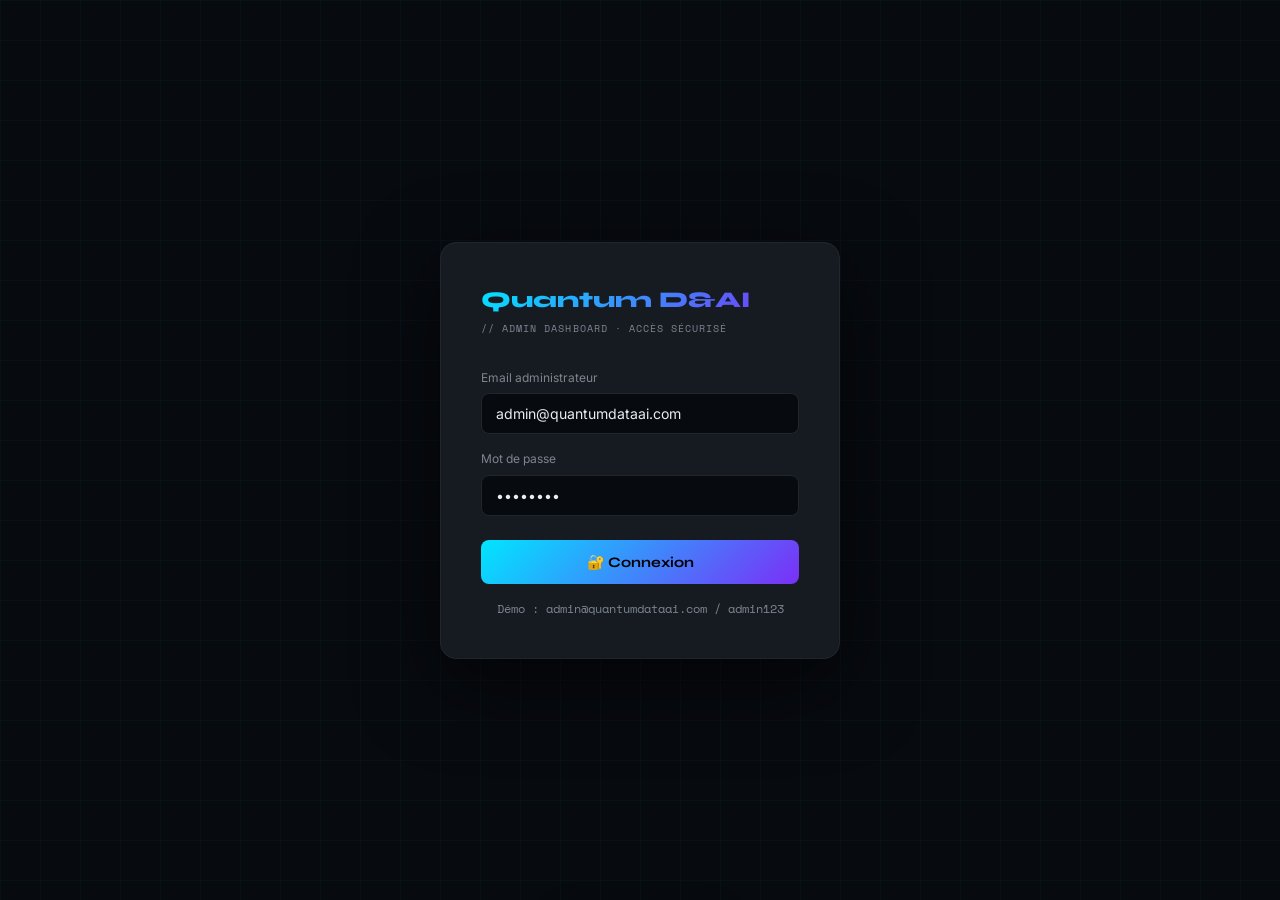
<file: admin.html>
<!DOCTYPE html>
<html lang="fr">
<head>
<meta charset="UTF-8">
<meta name="viewport" content="width=device-width, initial-scale=1.0">
<title>Quantum D&AI — Admin Dashboard</title>
<link href="https://fonts.googleapis.com/css2?family=Syne:wght@400;600;700;800&family=Space+Mono:wght@400;700&family=Inter:wght@300;400;500;600&display=swap" rel="stylesheet">
<style>
/* =============================================
   RESET & VARIABLES
============================================= */
*, *::before, *::after { box-sizing: border-box; margin: 0; padding: 0; }

:root {
  --bg:       #070a0f;
  --midnight: #0d1117;
  --surface:  #161b22;
  --surface2: #1c2330;
  --border:   #21262d;
  --cyan:     #00e5ff;
  --violet:   #7b2ff7;
  --green:    #00e676;
  --orange:   #ff9800;
  --red:      #f44336;
  --text:     #e6edf3;
  --muted:    #7d8590;
  --white:    #ffffff;
  --sidebar-w: 240px;
}

html { scroll-behavior: smooth; }
body { background: var(--bg); color: var(--text); font-family: 'Inter', sans-serif; font-size: 14px; line-height: 1.5; overflow-x: hidden; }
a { color: inherit; text-decoration: none; }
ul { list-style: none; }
input, select, textarea, button { font-family: inherit; }
::-webkit-scrollbar { width: 5px; height: 5px; }
::-webkit-scrollbar-track { background: var(--bg); }
::-webkit-scrollbar-thumb { background: var(--border); border-radius: 3px; }

/* =============================================
   LOGIN SCREEN
============================================= */
#loginScreen {
  position: fixed; inset: 0; z-index: 9999;
  background: var(--bg);
  display: flex; align-items: center; justify-content: center;
  background-image:
    linear-gradient(rgba(0,229,255,.03) 1px, transparent 1px),
    linear-gradient(90deg, rgba(0,229,255,.03) 1px, transparent 1px);
  background-size: 40px 40px;
}

.login-card {
  background: var(--surface);
  border: 1px solid var(--border);
  border-radius: 16px;
  padding: 2.5rem;
  width: 100%;
  max-width: 400px;
  box-shadow: 0 24px 80px rgba(0,0,0,.6);
}

.login-logo {
  font-family: 'Syne', sans-serif;
  font-size: 1.4rem;
  font-weight: 800;
  background: linear-gradient(135deg, var(--cyan), var(--violet));
  -webkit-background-clip: text; -webkit-text-fill-color: transparent; background-clip: text;
  margin-bottom: 0.3rem;
}

.login-sub {
  font-family: 'Space Mono', monospace;
  font-size: 0.65rem;
  color: var(--muted);
  letter-spacing: 0.1em;
  margin-bottom: 2rem;
}

.login-group { margin-bottom: 1rem; }
.login-group label { display: block; font-size: 0.75rem; color: var(--muted); margin-bottom: 0.4rem; }
.login-group input {
  width: 100%;
  background: var(--bg);
  border: 1px solid var(--border);
  border-radius: 8px;
  color: var(--text);
  padding: 0.7rem 0.9rem;
  font-size: 0.88rem;
  outline: none;
  transition: border-color .2s;
}
.login-group input:focus { border-color: var(--cyan); }

.login-btn {
  width: 100%;
  background: linear-gradient(135deg, var(--cyan), var(--violet));
  color: #000;
  font-family: 'Syne', sans-serif;
  font-weight: 700;
  font-size: 0.9rem;
  padding: 0.85rem;
  border-radius: 8px;
  border: none;
  cursor: pointer;
  margin-top: 0.5rem;
  transition: opacity .2s;
}
.login-btn:hover { opacity: .88; }

.login-hint {
  font-size: 0.72rem;
  color: var(--muted);
  text-align: center;
  margin-top: 1rem;
  font-family: 'Space Mono', monospace;
}

/* =============================================
   LAYOUT (hidden until login)
============================================= */
#adminApp {
  display: none;
  min-height: 100vh;
}

/* =============================================
   SIDEBAR
============================================= */
#sidebar {
  position: fixed;
  top: 0; left: 0; bottom: 0;
  width: var(--sidebar-w);
  background: var(--midnight);
  border-right: 1px solid var(--border);
  display: flex;
  flex-direction: column;
  overflow-y: auto;
  z-index: 100;
}

.sidebar-logo {
  padding: 1.5rem 1.25rem 1rem;
  border-bottom: 1px solid var(--border);
}
.logo-text {
  font-family: 'Syne', sans-serif;
  font-size: 1rem;
  font-weight: 800;
  background: linear-gradient(135deg, var(--cyan), var(--violet));
  -webkit-background-clip: text; -webkit-text-fill-color: transparent; background-clip: text;
}
.logo-badge {
  font-family: 'Space Mono', monospace;
  font-size: 0.6rem;
  color: var(--muted);
  margin-top: 0.2rem;
  letter-spacing: 0.08em;
}

.sidebar-user {
  display: flex;
  align-items: center;
  gap: 0.75rem;
  padding: 1rem 1.25rem;
  border-bottom: 1px solid var(--border);
}
.user-avatar {
  width: 34px; height: 34px;
  background: linear-gradient(135deg, var(--cyan), var(--violet));
  border-radius: 8px;
  display: flex; align-items: center; justify-content: center;
  font-family: 'Syne', sans-serif;
  font-weight: 700;
  font-size: 0.72rem;
  color: #000;
  flex-shrink: 0;
}
.user-name { font-size: 0.82rem; font-weight: 600; color: var(--white); }
.user-role { font-size: 0.68rem; color: var(--muted); }
.online-dot {
  width: 8px; height: 8px;
  background: var(--green);
  border-radius: 50%;
  margin-left: auto;
  box-shadow: 0 0 6px var(--green);
}

.sidebar-nav { flex: 1; padding: 1rem 0.75rem; }

.nav-section-title {
  font-family: 'Space Mono', monospace;
  font-size: 0.6rem;
  color: var(--muted);
  letter-spacing: 0.12em;
  padding: 0.6rem 0.5rem 0.3rem;
  margin-top: 0.5rem;
}

.nav-item {
  display: flex;
  align-items: center;
  gap: 0.6rem;
  padding: 0.6rem 0.75rem;
  border-radius: 8px;
  cursor: pointer;
  font-size: 0.83rem;
  color: var(--muted);
  transition: all .18s;
  margin-bottom: 2px;
  position: relative;
}
.nav-item:hover { background: var(--surface); color: var(--text); }
.nav-item.active { background: rgba(0,229,255,.1); color: var(--cyan); }
.nav-item.active::before {
  content: '';
  position: absolute;
  left: 0; top: 20%; bottom: 20%;
  width: 3px;
  background: var(--cyan);
  border-radius: 0 3px 3px 0;
}

.nav-icon { font-size: 1rem; min-width: 1.25rem; }

.nav-badge {
  margin-left: auto;
  background: var(--violet);
  color: var(--white);
  font-size: 0.6rem;
  font-weight: 700;
  padding: 0.1rem 0.4rem;
  border-radius: 10px;
  font-family: 'Space Mono', monospace;
}
.nav-badge.orange { background: var(--orange); }
.nav-badge.green { background: var(--green); color: #000; }

.sidebar-footer {
  padding: 0.75rem;
  border-top: 1px solid var(--border);
  display: flex;
  gap: 0.5rem;
}
.sidebar-footer-btn {
  flex: 1;
  background: var(--surface);
  border: 1px solid var(--border);
  color: var(--muted);
  font-size: 0.72rem;
  padding: 0.5rem;
  border-radius: 7px;
  cursor: pointer;
  transition: all .2s;
}
.sidebar-footer-btn:hover { border-color: var(--cyan); color: var(--cyan); }

/* =============================================
   MAIN
============================================= */
#main {
  margin-left: var(--sidebar-w);
  min-height: 100vh;
  display: flex;
  flex-direction: column;
}

/* TOPBAR */
.topbar {
  position: sticky; top: 0;
  background: rgba(7,10,15,.9);
  backdrop-filter: blur(12px);
  border-bottom: 1px solid var(--border);
  padding: 0 1.5rem;
  height: 56px;
  display: flex;
  align-items: center;
  justify-content: space-between;
  z-index: 50;
}
.topbar-left { display: flex; flex-direction: column; }
.topbar-title {
  font-family: 'Syne', sans-serif;
  font-size: 1rem;
  font-weight: 700;
  color: var(--white);
}
.topbar-path { font-size: 0.7rem; color: var(--muted); }

.topbar-right { display: flex; align-items: center; gap: 0.75rem; }
.topbar-search {
  background: var(--surface);
  border: 1px solid var(--border);
  border-radius: 8px;
  color: var(--text);
  padding: 0.4rem 0.8rem;
  font-size: 0.8rem;
  outline: none;
  width: 200px;
  transition: border-color .2s;
}
.topbar-search:focus { border-color: var(--cyan); }

.icon-btn {
  position: relative;
  background: var(--surface);
  border: 1px solid var(--border);
  color: var(--muted);
  width: 34px; height: 34px;
  border-radius: 8px;
  cursor: pointer;
  font-size: 1rem;
  transition: all .2s;
  display: flex; align-items: center; justify-content: center;
}
.icon-btn:hover { border-color: var(--cyan); color: var(--cyan); }
.notif-dot {
  position: absolute;
  top: 5px; right: 5px;
  width: 7px; height: 7px;
  background: var(--red);
  border-radius: 50%;
  border: 1px solid var(--bg);
}

/* CONTENT */
.content { flex: 1; padding: 1.5rem; }

/* PAGES */
.page { display: none; }
.page.active { display: block; }

/* =============================================
   KPI CARDS
============================================= */
.kpi-grid {
  display: grid;
  grid-template-columns: repeat(auto-fit, minmax(200px, 1fr));
  gap: 1rem;
  margin-bottom: 1.5rem;
}

.kpi-card {
  background: var(--surface);
  border: 1px solid var(--border);
  border-radius: 12px;
  padding: 1.25rem;
  position: relative;
  overflow: hidden;
  transition: transform .2s, border-color .2s;
}
.kpi-card:hover { transform: translateY(-2px); }
.kpi-card.violet { border-color: rgba(123,47,247,.25); }
.kpi-card.cyan { border-color: rgba(0,229,255,.25); }
.kpi-card.green { border-color: rgba(0,230,118,.25); }
.kpi-card.orange { border-color: rgba(255,152,0,.25); }

.kpi-label {
  font-size: 0.75rem;
  color: var(--muted);
  margin-bottom: 0.5rem;
  display: flex;
  justify-content: space-between;
}

.kpi-num {
  font-family: 'Syne', sans-serif;
  font-size: 1.9rem;
  font-weight: 800;
  line-height: 1;
  margin-bottom: 0.5rem;
}
.kpi-num.violet { color: var(--violet); }
.kpi-num.cyan { color: var(--cyan); }
.kpi-num.green { color: var(--green); }
.kpi-num.orange { color: var(--orange); }

.kpi-change { font-size: 0.72rem; }
.kpi-change.up { color: var(--green); }
.kpi-change.down { color: var(--orange); }

.kpi-icon {
  position: absolute;
  right: 1rem; top: 50%;
  transform: translateY(-50%);
  font-size: 2rem;
  opacity: 0.12;
}

/* =============================================
   CHARTS
============================================= */
.charts-grid {
  display: grid;
  grid-template-columns: 1.6fr 1fr;
  gap: 1rem;
  margin-bottom: 1.5rem;
}
@media (max-width: 900px) { .charts-grid { grid-template-columns: 1fr; } }

.chart-card {
  background: var(--surface);
  border: 1px solid var(--border);
  border-radius: 12px;
  padding: 1.25rem;
}
.chart-header {
  display: flex;
  justify-content: space-between;
  align-items: flex-start;
  margin-bottom: 1.25rem;
}
.chart-title { font-family: 'Syne', sans-serif; font-weight: 700; font-size: 0.9rem; color: var(--white); }
.chart-sub { font-size: 0.72rem; color: var(--muted); margin-top: 0.15rem; }

.chart-period-btns { display: flex; gap: 0.3rem; }
.period-btn {
  background: transparent; border: 1px solid var(--border);
  color: var(--muted); font-size: 0.68rem; padding: 0.25rem 0.55rem;
  border-radius: 5px; cursor: pointer; transition: all .2s;
}
.period-btn:hover, .period-btn.active { border-color: var(--cyan); color: var(--cyan); }

.bar-chart {
  display: flex;
  align-items: flex-end;
  gap: 8px;
  height: 120px;
}
.bar-col { flex: 1; display: flex; flex-direction: column; align-items: center; gap: 4px; }
.bar-fill {
  width: 100%;
  background: linear-gradient(180deg, var(--cyan), var(--violet));
  border-radius: 4px 4px 0 0;
  transition: height .3s ease;
  opacity: 0.85;
}
.bar-fill:hover { opacity: 1; }
.bar-lbl { font-size: 0.6rem; color: var(--muted); white-space: nowrap; }

/* DONUT */
.donut-wrap { display: flex; gap: 1.5rem; align-items: center; }
.donut-svg { width: 100px; height: 100px; flex-shrink: 0; }
.donut-legend { flex: 1; display: flex; flex-direction: column; gap: 0.5rem; }
.legend-item { display: flex; justify-content: space-between; align-items: center; }
.legend-left { display: flex; align-items: center; gap: 0.4rem; font-size: 0.75rem; color: var(--muted); }
.legend-dot { width: 8px; height: 8px; border-radius: 50%; flex-shrink: 0; }
.legend-val { font-size: 0.75rem; font-family: 'Space Mono', monospace; color: var(--text); }

/* =============================================
   TWO-COL & DATA CARDS
============================================= */
.two-col { display: grid; grid-template-columns: 1fr 1fr; gap: 1rem; margin-bottom: 1.5rem; }
@media (max-width: 800px) { .two-col { grid-template-columns: 1fr; } }

.data-card {
  background: var(--surface);
  border: 1px solid var(--border);
  border-radius: 12px;
  padding: 1.25rem;
  margin-bottom: 1.5rem;
}
.data-card:last-child { margin-bottom: 0; }

.data-card-header {
  display: flex;
  justify-content: space-between;
  align-items: center;
  margin-bottom: 1.25rem;
  flex-wrap: wrap;
  gap: 0.5rem;
}
.data-card-title { font-family: 'Syne', sans-serif; font-weight: 700; font-size: 0.9rem; color: var(--white); }

.table-actions { display: flex; gap: 0.5rem; }

/* =============================================
   TABLES
============================================= */
table { width: 100%; border-collapse: collapse; }
thead th {
  text-align: left;
  font-size: 0.7rem;
  color: var(--muted);
  font-weight: 600;
  padding: 0.5rem 0.75rem;
  border-bottom: 1px solid var(--border);
  white-space: nowrap;
}
tbody td {
  padding: 0.75rem;
  font-size: 0.82rem;
  border-bottom: 1px solid rgba(33,38,45,.5);
  vertical-align: middle;
}
tbody tr:last-child td { border-bottom: none; }
tbody tr:hover { background: rgba(255,255,255,.02); }

.td-name { font-weight: 600; color: var(--white); font-size: 0.83rem; }
.td-company { font-size: 0.72rem; color: var(--muted); margin-top: 0.1rem; }

.row-actions { display: flex; gap: 0.3rem; }
.row-btn {
  background: var(--surface2); border: 1px solid var(--border);
  color: var(--muted); width: 28px; height: 28px; border-radius: 6px;
  cursor: pointer; font-size: 0.8rem; transition: all .2s;
  display: flex; align-items: center; justify-content: center;
}
.row-btn:hover { border-color: var(--cyan); color: var(--cyan); }

/* =============================================
   STATUS BADGES
============================================= */
.status-badge {
  font-size: 0.65rem;
  font-family: 'Space Mono', monospace;
  padding: 0.2rem 0.55rem;
  border-radius: 4px;
  white-space: nowrap;
}
.status-badge.new { background: rgba(0,229,255,.12); color: var(--cyan); border: 1px solid rgba(0,229,255,.25); }
.status-badge.inprogress { background: rgba(255,152,0,.12); color: var(--orange); border: 1px solid rgba(255,152,0,.25); }
.status-badge.done { background: rgba(0,230,118,.12); color: var(--green); border: 1px solid rgba(0,230,118,.25); }
.status-badge.pending { background: rgba(123,47,247,.12); color: var(--violet); border: 1px solid rgba(123,47,247,.25); }

.priority { font-size: 0.7rem; }
.priority.high { color: var(--red); }
.priority.med { color: var(--orange); }
.priority.low { color: var(--green); }

/* =============================================
   ACTION BUTTONS
============================================= */
.action-btn {
  background: var(--surface2);
  border: 1px solid var(--border);
  color: var(--muted);
  font-size: 0.75rem;
  padding: 0.4rem 0.85rem;
  border-radius: 7px;
  cursor: pointer;
  transition: all .2s;
  white-space: nowrap;
}
.action-btn:hover { border-color: var(--cyan); color: var(--cyan); }
.action-btn.primary {
  background: linear-gradient(135deg, var(--cyan), var(--violet));
  color: #000;
  border: none;
  font-weight: 700;
  font-family: 'Syne', sans-serif;
}
.action-btn.primary:hover { opacity: .88; }

.btn-grad {
  background: linear-gradient(135deg, var(--cyan), var(--violet));
  color: #000;
  border: none;
  font-weight: 700;
  font-family: 'Syne', sans-serif;
  font-size: 0.82rem;
  padding: 0.55rem 1.2rem;
  border-radius: 8px;
  cursor: pointer;
  transition: opacity .2s;
}
.btn-grad:hover { opacity: .88; }

.btn-outline {
  background: transparent;
  border: 1px solid var(--border);
  color: var(--muted);
  font-size: 0.82rem;
  padding: 0.55rem 1.2rem;
  border-radius: 8px;
  cursor: pointer;
  transition: all .2s;
}
.btn-outline:hover { border-color: var(--cyan); color: var(--cyan); }

/* =============================================
   MINI LIST & ACTIVITY
============================================= */
.mini-list { display: flex; flex-direction: column; gap: 0.75rem; }
.mini-list-item {
  display: flex;
  justify-content: space-between;
  align-items: center;
  padding: 0.6rem 0.75rem;
  background: var(--surface2);
  border-radius: 8px;
  border: 1px solid var(--border);
}
.mini-list-item-left { display: flex; align-items: center; gap: 0.75rem; }
.avatar-sm {
  width: 30px; height: 30px;
  background: linear-gradient(135deg, var(--violet), var(--cyan));
  border-radius: 7px;
  display: flex; align-items: center; justify-content: center;
  font-size: 0.65rem;
  font-weight: 700;
  color: var(--white);
  flex-shrink: 0;
}

.activity-feed { display: flex; flex-direction: column; gap: 1rem; }
.activity-item { display: flex; gap: 0.75rem; align-items: flex-start; }
.activity-dot { width: 8px; height: 8px; border-radius: 50%; margin-top: 5px; flex-shrink: 0; }
.activity-text { font-size: 0.8rem; color: var(--muted); line-height: 1.5; }
.activity-text strong { color: var(--text); }
.activity-time { font-size: 0.7rem; color: var(--muted); margin-top: 0.2rem; font-family: 'Space Mono', monospace; }

/* =============================================
   PROGRESS BAR
============================================= */
.progress-track { height: 6px; background: var(--surface2); border-radius: 3px; overflow: hidden; }
.progress-fill { height: 100%; background: linear-gradient(90deg, var(--cyan), var(--violet)); border-radius: 3px; }

/* =============================================
   TOGGLE SWITCH
============================================= */
.toggle {
  width: 36px; height: 20px;
  background: var(--border);
  border-radius: 10px;
  cursor: pointer;
  position: relative;
  transition: background .2s;
}
.toggle::after {
  content: '';
  position: absolute;
  top: 3px; left: 3px;
  width: 14px; height: 14px;
  background: var(--muted);
  border-radius: 50%;
  transition: all .2s;
}
.toggle.on { background: rgba(0,229,255,.3); }
.toggle.on::after { transform: translateX(16px); background: var(--cyan); }

/* =============================================
   TAGS
============================================= */
.tag {
  font-family: 'Space Mono', monospace;
  font-size: 0.62rem;
  color: var(--cyan);
  background: rgba(0,229,255,.08);
  border: 1px solid rgba(0,229,255,.2);
  padding: 0.2rem 0.55rem;
  border-radius: 4px;
}

/* =============================================
   NOTIFICATIONS & MESSAGES
============================================= */
.notif-list { display: flex; flex-direction: column; gap: 0.5rem; }
.notif-item {
  display: flex;
  gap: 0.75rem;
  padding: 0.9rem;
  border-radius: 8px;
  border: 1px solid var(--border);
  background: var(--surface2);
  align-items: flex-start;
  transition: border-color .2s;
}
.notif-item.unread { border-color: rgba(0,229,255,.2); }
.notif-item:hover { border-color: rgba(0,229,255,.35); }
.notif-icon { font-size: 1.25rem; min-width: 36px; height: 36px; border-radius: 8px; display: flex; align-items: center; justify-content: center; }
.notif-body { flex: 1; }
.notif-title { font-weight: 600; color: var(--white); font-size: 0.82rem; margin-bottom: 0.25rem; }
.notif-desc { font-size: 0.78rem; color: var(--muted); line-height: 1.5; }
.notif-time { font-size: 0.68rem; color: var(--muted); margin-top: 0.35rem; font-family: 'Space Mono', monospace; }
.unread-dot { width: 8px; height: 8px; background: var(--cyan); border-radius: 50%; margin-top: 4px; flex-shrink: 0; box-shadow: 0 0 6px var(--cyan); }

/* =============================================
   SETTINGS
============================================= */
.settings-grid {
  display: grid;
  grid-template-columns: 200px 1fr;
  gap: 1.5rem;
}
@media (max-width: 700px) { .settings-grid { grid-template-columns: 1fr; } }

.settings-nav-card {
  background: var(--surface);
  border: 1px solid var(--border);
  border-radius: 12px;
  padding: 0.75rem;
  height: fit-content;
}
.settings-nav-item {
  padding: 0.6rem 0.75rem;
  border-radius: 7px;
  cursor: pointer;
  font-size: 0.8rem;
  color: var(--muted);
  transition: all .18s;
  margin-bottom: 2px;
}
.settings-nav-item:hover { background: var(--surface2); color: var(--text); }
.settings-nav-item.active { background: rgba(0,229,255,.1); color: var(--cyan); }

.settings-content {
  background: var(--surface);
  border: 1px solid var(--border);
  border-radius: 12px;
  padding: 1.5rem;
}
.settings-section h3 {
  font-family: 'Syne', sans-serif;
  font-size: 1rem;
  font-weight: 700;
  color: var(--white);
  margin-bottom: 1.25rem;
}

/* FORM GROUPS (settings) */
.form-group { display: flex; flex-direction: column; gap: 0.35rem; margin-bottom: 0.9rem; }
.form-group label { font-size: 0.72rem; color: var(--muted); }
.form-group input, .form-group select, .form-group textarea {
  background: var(--bg);
  border: 1px solid var(--border);
  border-radius: 8px;
  color: var(--text);
  padding: 0.6rem 0.8rem;
  font-size: 0.83rem;
  outline: none;
  transition: border-color .2s;
  width: 100%;
}
.form-group input:focus, .form-group select:focus, .form-group textarea:focus { border-color: var(--cyan); }
.form-group textarea { min-height: 90px; resize: vertical; }
.form-group select option { background: var(--surface); }

/* =============================================
   MODALS
============================================= */
.modal-overlay {
  position: fixed; inset: 0;
  background: rgba(0,0,0,.75);
  backdrop-filter: blur(6px);
  z-index: 5000;
  display: none;
  align-items: center;
  justify-content: center;
  padding: 2rem;
}
.modal-overlay.open { display: flex; }

.modal {
  background: var(--surface);
  border: 1px solid var(--border);
  border-radius: 14px;
  padding: 2rem;
  max-width: 480px;
  width: 100%;
  position: relative;
  box-shadow: 0 24px 80px rgba(0,0,0,.7);
}
.modal-close {
  position: absolute; top: 1rem; right: 1rem;
  background: none; border: 1px solid var(--border);
  color: var(--muted); width: 30px; height: 30px;
  border-radius: 6px; cursor: pointer; font-size: 1.1rem;
  display: flex; align-items: center; justify-content: center;
  transition: all .2s;
}
.modal-close:hover { border-color: var(--cyan); color: var(--cyan); }
.modal-title { font-family: 'Syne', sans-serif; font-weight: 700; font-size: 1rem; color: var(--white); margin-bottom: 1.25rem; }
.modal-footer { display: flex; justify-content: flex-end; gap: 0.75rem; margin-top: 1.25rem; }

/* =============================================
   TOAST
============================================= */
.toast {
  position: fixed;
  bottom: 1.5rem;
  left: 50%;
  transform: translateX(-50%) translateY(80px);
  background: var(--surface2);
  border: 1px solid var(--cyan);
  color: var(--text);
  padding: 0.7rem 1.25rem;
  border-radius: 8px;
  font-size: 0.83rem;
  z-index: 9999;
  transition: transform .3s ease;
  box-shadow: 0 8px 32px rgba(0,0,0,.6);
  white-space: nowrap;
}
.toast.show { transform: translateX(-50%) translateY(0); }

/* =============================================
   RESPONSIVE
============================================= */
@media (max-width: 768px) {
  :root { --sidebar-w: 0px; }
  #sidebar { transform: translateX(-240px); width: 240px; transition: transform .3s; }
  #sidebar.open { transform: translateX(0); --sidebar-w: 240px; }
  #main { margin-left: 0; }
  .topbar { padding: 0 1rem; }
  .topbar-search { width: 140px; }
  .content { padding: 1rem; }
}
</style>
</head>
<body>

<!-- ===================== LOGIN SCREEN ===================== -->
<div id="loginScreen">
  <div class="login-card">
    <div class="login-logo">Quantum D&AI</div>
    <div class="login-sub">// ADMIN DASHBOARD · ACCÈS SÉCURISÉ</div>
    <div class="login-group">
      <label>Email administrateur</label>
      <input type="email" id="loginEmail" placeholder="admin@quantumdataai.com" value="admin@quantumdataai.com">
    </div>
    <div class="login-group">
      <label>Mot de passe</label>
      <input type="password" id="loginPwd" placeholder="••••••••" value="admin123">
    </div>
    <button class="login-btn" onclick="doLogin()">🔐 Connexion</button>
    <div class="login-hint">Démo : admin@quantumdataai.com / admin123</div>
  </div>
</div>

<!-- ===================== APP SHELL ===================== -->
<div id="adminApp">

  <!-- SIDEBAR -->
  <aside id="sidebar">
    <div class="sidebar-logo">
      <div class="logo-text">Quantum D&AI</div>
      <div class="logo-badge">// ADMIN PANEL v2.0</div>
    </div>
    <div class="sidebar-user">
      <div class="user-avatar">AD</div>
      <div>
        <div class="user-name">Administrateur</div>
        <div class="user-role">Super Admin</div>
      </div>
      <div class="online-dot"></div>
    </div>

    <nav class="sidebar-nav">
      <div class="nav-section-title">// Principal</div>
      <div class="nav-item active" onclick="showPage('dashboard', this)">
        <span class="nav-icon">📊</span> Tableau de bord
      </div>
      <div class="nav-item" onclick="showPage('leads', this)">
        <span class="nav-icon">🎯</span> Leads & Prospects
        <span class="nav-badge">12</span>
      </div>
      <div class="nav-item" onclick="showPage('devis', this)">
        <span class="nav-icon">📋</span> Devis
        <span class="nav-badge orange">5</span>
      </div>
      <div class="nav-item" onclick="showPage('projets', this)">
        <span class="nav-icon">🚀</span> Projets
      </div>
      <div class="nav-item" onclick="showPage('clients', this)">
        <span class="nav-icon">👥</span> Clients
      </div>

      <div class="nav-section-title">// Contenu</div>
      <div class="nav-item" onclick="showPage('blog', this)">
        <span class="nav-icon">✍️</span> Blog & Articles
      </div>
      <div class="nav-item" onclick="showPage('portfolio', this)">
        <span class="nav-icon">🖼️</span> Portfolio
      </div>
      <div class="nav-item" onclick="showPage('messages', this)">
        <span class="nav-icon">💬</span> Messages
        <span class="nav-badge">3</span>
      </div>

      <div class="nav-section-title">// Analyse</div>
      <div class="nav-item" onclick="showPage('analytics', this)">
        <span class="nav-icon">📈</span> Analytics SEO
      </div>
      <div class="nav-item" onclick="showPage('notifications', this)">
        <span class="nav-icon">🔔</span> Notifications
        <span class="nav-badge green">4</span>
      </div>

      <div class="nav-section-title">// Système</div>
      <div class="nav-item" onclick="showPage('settings', this)">
        <span class="nav-icon">⚙️</span> Paramètres
      </div>
    </nav>

    <div class="sidebar-footer">
      <button class="sidebar-footer-btn" onclick="window.open('quantum-data-ai.html','_blank')">🌐 Voir le site</button>
      <button class="sidebar-footer-btn" onclick="doLogout()">🚪 Déco</button>
    </div>
  </aside>

  <!-- MAIN -->
  <div id="main">
    <div class="topbar">
      <div class="topbar-left">
        <div class="topbar-title" id="pageTitle">Tableau de bord</div>
        <div class="topbar-path">Admin / <span id="pagePath">Dashboard</span></div>
      </div>
      <div class="topbar-right">
        <input type="text" class="topbar-search" placeholder="🔍 Rechercher...">
        <button class="icon-btn" onclick="showPage('notifications', document.querySelectorAll('.nav-item')[9])">🔔<span class="notif-dot"></span></button>
        <button class="icon-btn" onclick="showPage('settings', document.querySelectorAll('.nav-item')[10])">⚙️</button>
      </div>
    </div>

    <div class="content">

      <!-- ===== DASHBOARD ===== -->
      <div class="page active" id="page-dashboard">
        <div class="kpi-grid">
          <div class="kpi-card violet">
            <div class="kpi-label">Total Leads <span>📊</span></div>
            <div class="kpi-num violet" data-kpi="leads">0</div>
            <div class="kpi-change">Sync automatique</div>
            <div class="kpi-icon">🎯</div>
          </div>
          <div class="kpi-card green">
            <div class="kpi-label">Devis envoyés <span>📋</span></div>
            <div class="kpi-num green" data-kpi="quotes">0</div>
            <div class="kpi-change" data-kpi="pending-quotes">0 en attente</div>
            <div class="kpi-icon">✅</div>
          </div>
          <div class="kpi-card orange">
            <div class="kpi-label">Projets actifs <span>🚀</span></div>
            <div class="kpi-num orange" data-kpi="active-projects">0</div>
            <div class="kpi-change" data-kpi="projects">0 total</div>
            <div class="kpi-icon">⚡</div>
          </div>
          <div class="kpi-card cyan">
            <div class="kpi-label">Total Clients <span>�</span></div>
            <div class="kpi-num cyan" data-kpi="clients">0</div>
            <div class="kpi-change" data-kpi="revenue">$0</div>
            <div class="kpi-icon">�</div>
          </div>
        </div>

        <div class="charts-grid">
          <div class="chart-card">
            <div class="chart-header">
              <div>
                <div class="chart-title">Leads par mois</div>
                <div class="chart-sub">Évolution sur 8 mois</div>
              </div>
              <div class="chart-period-btns">
                <button class="period-btn active" onclick="setPeriod(this)">6M</button>
                <button class="period-btn" onclick="setPeriod(this)">1A</button>
                <button class="period-btn" onclick="setPeriod(this)">ALL</button>
              </div>
            </div>
            <div class="bar-chart">
              <div class="bar-col"><div class="bar-fill" style="height:45%"></div><div class="bar-lbl">Mai</div></div>
              <div class="bar-col"><div class="bar-fill" style="height:60%"></div><div class="bar-lbl">Jun</div></div>
              <div class="bar-col"><div class="bar-fill" style="height:40%"></div><div class="bar-lbl">Jul</div></div>
              <div class="bar-col"><div class="bar-fill" style="height:75%"></div><div class="bar-lbl">Aoû</div></div>
              <div class="bar-col"><div class="bar-fill" style="height:55%"></div><div class="bar-lbl">Sep</div></div>
              <div class="bar-col"><div class="bar-fill" style="height:85%"></div><div class="bar-lbl">Oct</div></div>
              <div class="bar-col"><div class="bar-fill" style="height:70%"></div><div class="bar-lbl">Nov</div></div>
              <div class="bar-col"><div class="bar-fill" style="height:95%"></div><div class="bar-lbl">Déc</div></div>
            </div>
          </div>

          <div class="chart-card">
            <div class="chart-header">
              <div>
                <div class="chart-title">Services demandés</div>
                <div class="chart-sub">Répartition globale</div>
              </div>
            </div>
            <div class="donut-wrap">
              <svg class="donut-svg" viewBox="0 0 42 42" xmlns="http://www.w3.org/2000/svg">
                <circle cx="21" cy="21" r="15.91" fill="transparent" stroke="#161b22" stroke-width="8"/>
                <circle cx="21" cy="21" r="15.91" fill="transparent" stroke="#7b2ff7" stroke-width="8" stroke-dasharray="35 65" stroke-dashoffset="25" opacity=".9"/>
                <circle cx="21" cy="21" r="15.91" fill="transparent" stroke="#00e5ff" stroke-width="8" stroke-dasharray="25 75" stroke-dashoffset="-10" opacity=".85"/>
                <circle cx="21" cy="21" r="15.91" fill="transparent" stroke="#ff9800" stroke-width="8" stroke-dasharray="20 80" stroke-dashoffset="-35" opacity=".85"/>
                <circle cx="21" cy="21" r="15.91" fill="transparent" stroke="#00e676" stroke-width="8" stroke-dasharray="20 80" stroke-dashoffset="-55" opacity=".85"/>
                <text x="21" y="22" text-anchor="middle" font-size="4" fill="#e6edf3" font-family="Syne,sans-serif" font-weight="700">100%</text>
              </svg>
              <div class="donut-legend">
                <div class="legend-item"><div class="legend-left"><div class="legend-dot" style="background:#7b2ff7"></div>Data Science</div><div class="legend-val">35%</div></div>
                <div class="legend-item"><div class="legend-left"><div class="legend-dot" style="background:#00e5ff"></div>IA & ML</div><div class="legend-val">25%</div></div>
                <div class="legend-item"><div class="legend-left"><div class="legend-dot" style="background:#ff9800"></div>BI & Dashboards</div><div class="legend-val">20%</div></div>
                <div class="legend-item"><div class="legend-left"><div class="legend-dot" style="background:#00e676"></div>Data Engineering</div><div class="legend-val">20%</div></div>
              </div>
            </div>
          </div>
        </div>

        <div class="two-col">
          <div class="data-card">
            <div class="data-card-header">
              <div class="data-card-title">🔥 Derniers leads</div>
              <button class="action-btn" onclick="showPage('leads', document.querySelectorAll('.nav-item')[1])">Voir tout →</button>
            </div>
            <div class="mini-list">
              <div class="mini-list-item">
                <div class="mini-list-item-left"><span class="avatar-sm">SA</span><div><div style="font-size:.83rem;font-weight:600;color:var(--white);">Société AgroChad</div><div style="font-size:.72rem;color:var(--muted);">Data Science · Hier</div></div></div>
                <span class="status-badge new">Nouveau</span>
              </div>
              <div class="mini-list-item">
                <div class="mini-list-item-left"><span class="avatar-sm">BN</span><div><div style="font-size:.83rem;font-weight:600;color:var(--white);">Banque Nationale</div><div style="font-size:.72rem;color:var(--muted);">IA & ML · Il y a 2j</div></div></div>
                <span class="status-badge inprogress">En cours</span>
              </div>
              <div class="mini-list-item">
                <div class="mini-list-item-left"><span class="avatar-sm">TT</span><div><div style="font-size:.83rem;font-weight:600;color:var(--white);">TelecomTchad</div><div style="font-size:.72rem;color:var(--muted);">BI · Il y a 3j</div></div></div>
                <span class="status-badge done">Converti</span>
              </div>
            </div>
          </div>

          <div class="data-card">
            <div class="data-card-header">
              <div class="data-card-title">📈 Activité récente</div>
            </div>
            <div class="activity-feed">
              <div class="activity-item">
                <div class="activity-dot" style="background:var(--green);"></div>
                <div>
                  <div class="activity-text"><strong>Nouveau lead</strong> de Société AgroChad (Data Science)</div>
                  <div class="activity-time">Il y a 2 heures</div>
                </div>
              </div>
              <div class="activity-item">
                <div class="activity-dot" style="background:var(--violet);"></div>
                <div>
                  <div class="activity-text"><strong>Devis #DV-2025-011</strong> accepté par Banque Nationale</div>
                  <div class="activity-time">Il y a 5 heures</div>
                </div>
              </div>
              <div class="activity-item">
                <div class="activity-dot" style="background:var(--cyan);"></div>
                <div>
                  <div class="activity-text"><strong>Article blog</strong> "LLMs en Afrique" atteint 1,247 vues</div>
                  <div class="activity-time">Il y a 1 jour</div>
                </div>
              </div>
            </div>
          </div>
        </div>
      </div>

      <!-- ===== LEADS ===== -->
      <div class="page" id="page-leads">
        <div class="data-card">
          <div class="data-card-header">
            <div class="data-card-title">🎯 Gestion des Leads <span id="leadsCount">(0)</span></div>
            <div class="table-actions">
              <button class="action-btn">⬇ Export</button>
              <button class="action-btn primary" onclick="openModal('addLeadModal')">+ Nouveau lead</button>
            </div>
          </div>
          <table>
            <thead><tr><th>Nom</th><th>Entreprise</th><th>Service</th><th>Email</th><th>Priorité</th><th>Statut</th><th>Actions</th></tr></thead>
            <tbody id="leadsTableBody">
              <!-- Les données seront chargées depuis la base de données -->
            </tbody>
          </table>
        </div>
      </div>

      <!-- ===== DEVIS ===== -->
      <div class="page" id="page-devis">
        <div class="data-card">
          <div class="data-card-header">
            <div class="data-card-title">📋 Gestion des Devis <span id="quotesCount">(0)</span></div>
            <div class="table-actions">
              <button class="action-btn">⬇ Export</button>
              <button class="action-btn primary" onclick="openModal('addDevisModal')">+ Nouveau devis</button>
            </div>
          </div>
          <table>
            <thead><tr><th>Numéro</th><th>Client</th><th>Service</th><th>Montant</th><th>Statut</th><th>Date</th><th>Actions</th></tr></thead>
            <tbody id="quotesTableBody">
              <!-- Les données seront chargées depuis la base de données -->
            </tbody>
          </table>
        </div>
      </div>

      <!-- ===== PROJETS ===== -->
      <div class="page" id="page-projets">
        <div class="kpi-grid">
          <div class="kpi-card green"><div class="kpi-label">En cours</div><div class="kpi-num green" data-kpi="active-projects">0</div><div class="kpi-icon">🚀</div></div>
          <div class="kpi-card violet"><div class="kpi-label">Total</div><div class="kpi-num violet" data-kpi="projects">0</div><div class="kpi-icon">✅</div></div>
          <div class="kpi-card orange"><div class="kpi-label">En retard</div><div class="kpi-num orange">0</div><div class="kpi-icon">⚠️</div></div>
          <div class="kpi-card cyan"><div class="kpi-label">CA projets</div><div class="kpi-num cyan" data-kpi="revenue">$0</div><div class="kpi-icon">💰</div></div>
        </div>
        <div class="data-card">
          <div class="data-card-header">
            <div class="data-card-title">🚀 Projets actifs</div>
            <button class="action-btn primary" onclick="openModal('addProjetModal')">+ Nouveau projet</button>
          </div>
          <table>
            <thead><tr><th>Projet</th><th>Client</th><th>Service</th><th>Progression</th><th>Deadline</th><th>Statut</th><th>Actions</th></tr></thead>
            <tbody id="projectsTableBody">
              <!-- Les données seront chargées depuis la base de données -->
            </tbody>
          </table>
        </div>
      </div>

      <!-- ===== CLIENTS ===== -->
      <div class="page" id="page-clients">
        <div class="data-card">
          <div class="data-card-header">
            <div class="data-card-title">👥 Base clients <span id="clientsCount">(0)</span></div>
            <div class="table-actions">
              <button class="action-btn">⬇ Export</button>
              <button class="action-btn primary" onclick="openModal('addClientModal')">+ Ajouter client</button>
            </div>
          </div>
          <table>
            <thead><tr><th>Client</th><th>Secteur</th><th>Projets</th><th>CA total</th><th>Depuis</th><th>Actions</th></tr></thead>
            <tbody id="clientsTableBody">
              <!-- Les données seront chargées depuis la base de données -->
            </tbody>
          </table>
        </div>
      </div>

      <!-- ===== BLOG ===== -->
      <div class="page" id="page-blog">
        <div class="data-card">
          <div class="data-card-header">
            <div class="data-card-title">✍️ Gestion du Blog <span id="blogCount">(0)</span></div>
            <button class="action-btn primary" onclick="openModal('addBlogModal')">+ Nouvel article</button>
          </div>
          <table>
            <thead><tr><th>Titre</th><th>Catégorie</th><th>Auteur</th><th>Vues</th><th>Statut</th><th>Date</th><th>Actions</th></tr></thead>
            <tbody id="blogTableBody">
              <!-- Les données seront chargées depuis la base de données -->
            </tbody>
          </table>
        </div>
      </div>

      <!-- ===== PORTFOLIO ===== -->
      <div class="page" id="page-portfolio">
        <div class="data-card">
          <div class="data-card-header">
            <div class="data-card-title">🖼️ Projets Portfolio (6)</div>
            <button class="action-btn primary" onclick="openModal('addPortfolioModal')">+ Ajouter projet</button>
          </div>
          <table>
            <thead><tr><th>Projet</th><th>Catégorie</th><th>Client</th><th>Résultat clé</th><th>Visible</th><th>Actions</th></tr></thead>
            <tbody>
              <tr>
                <td><div class="td-name">Chatbot bancaire NLP</div></td>
                <td><span class="tag" style="font-size:.62rem;">IA</span></td>
                <td style="color:var(--muted);font-size:.82rem;">Banque Nationale</td>
                <td style="color:var(--green);font-size:.8rem;">-40% appels support</td>
                <td><div class="toggle on" onclick="this.classList.toggle('on')"></div></td>
                <td><div class="row-actions"><button class="row-btn" onclick="showToast('✏️ Édition portfolio')">✏️</button><button class="row-btn" onclick="showToast('🗑️ Supprimé')">🗑️</button></div></td>
              </tr>
              <tr>
                <td><div class="td-name">Dashboard exécutif Télécoms</div></td>
                <td><span class="tag" style="font-size:.62rem;">BI</span></td>
                <td style="color:var(--muted);font-size:.82rem;">TelecomTchad</td>
                <td style="color:var(--green);font-size:.8rem;">12 KPIs temps réel</td>
                <td><div class="toggle on" onclick="this.classList.toggle('on')"></div></td>
                <td><div class="row-actions"><button class="row-btn" onclick="showToast('✏️ Édition portfolio')">✏️</button><button class="row-btn" onclick="showToast('🗑️ Supprimé')">🗑️</button></div></td>
              </tr>
            </tbody>
          </table>
        </div>
      </div>

      <!-- ===== MESSAGES ===== -->
      <div class="page" id="page-messages">
        <div class="data-card">
          <div class="data-card-header">
            <div class="data-card-title">💬 Messages reçus <span id="messagesCount">(0)</span></div>
            <button class="action-btn" onclick="showToast('✅ Tous marqués comme lus')">Tout marquer lu</button>
          </div>
          <div class="notif-list" id="messagesList">
            <!-- Les données seront chargées depuis la base de données -->
          </div>
        </div>
      </div>

      <!-- ===== ANALYTICS ===== -->
      <div class="page" id="page-analytics">
        <div class="kpi-grid">
          <div class="kpi-card violet"><div class="kpi-label">Visiteurs / mois</div><div class="kpi-num violet">4,231</div><div class="kpi-change up">▲ +18%</div><div class="kpi-icon">👁️</div></div>
          <div class="kpi-card cyan"><div class="kpi-label">Pages vues</div><div class="kpi-num cyan">12.4K</div><div class="kpi-change up">▲ +23%</div><div class="kpi-icon">📄</div></div>
          <div class="kpi-card green"><div class="kpi-label">Taux conversion</div><div class="kpi-num green">4.2%</div><div class="kpi-change up">▲ +0.8%</div><div class="kpi-icon">🎯</div></div>
          <div class="kpi-card orange"><div class="kpi-label">Taux de rebond</div><div class="kpi-num orange">38%</div><div class="kpi-change down">▼ -5% ✓</div><div class="kpi-icon">↩️</div></div>
        </div>
        <div class="charts-grid">
          <div class="chart-card">
            <div class="chart-header">
              <div><div class="chart-title">Trafic hebdomadaire</div><div class="chart-sub">Visiteurs uniques / semaine</div></div>
            </div>
            <div class="bar-chart">
              <div class="bar-col"><div class="bar-fill" style="height:55%"></div><div class="bar-lbl">Lun</div></div>
              <div class="bar-col"><div class="bar-fill" style="height:70%"></div><div class="bar-lbl">Mar</div></div>
              <div class="bar-col"><div class="bar-fill" style="height:60%"></div><div class="bar-lbl">Mer</div></div>
              <div class="bar-col"><div class="bar-fill" style="height:90%"></div><div class="bar-lbl">Jeu</div></div>
              <div class="bar-col"><div class="bar-fill" style="height:80%"></div><div class="bar-lbl">Ven</div></div>
              <div class="bar-col"><div class="bar-fill" style="height:40%"></div><div class="bar-lbl">Sam</div></div>
              <div class="bar-col"><div class="bar-fill" style="height:30%"></div><div class="bar-lbl">Dim</div></div>
            </div>
          </div>
          <div class="chart-card">
            <div class="chart-header">
              <div><div class="chart-title">Sources de trafic</div><div class="chart-sub">Répartition des canaux</div></div>
            </div>
            <div class="donut-wrap">
              <svg class="donut-svg" viewBox="0 0 42 42">
                <circle cx="21" cy="21" r="15.91" fill="transparent" stroke="#161b22" stroke-width="8"/>
                <circle cx="21" cy="21" r="15.91" fill="transparent" stroke="#00e5ff" stroke-width="8" stroke-dasharray="40 60" stroke-dashoffset="25"/>
                <circle cx="21" cy="21" r="15.91" fill="transparent" stroke="#7b2ff7" stroke-width="8" stroke-dasharray="30 70" stroke-dashoffset="-15"/>
                <circle cx="21" cy="21" r="15.91" fill="transparent" stroke="#00e676" stroke-width="8" stroke-dasharray="20 80" stroke-dashoffset="-45"/>
                <circle cx="21" cy="21" r="15.91" fill="transparent" stroke="#ff9800" stroke-width="8" stroke-dasharray="10 90" stroke-dashoffset="-65"/>
              </svg>
              <div class="donut-legend">
                <div class="legend-item"><div class="legend-left"><div class="legend-dot" style="background:#00e5ff"></div>Organique</div><div class="legend-val">40%</div></div>
                <div class="legend-item"><div class="legend-left"><div class="legend-dot" style="background:#7b2ff7"></div>Direct</div><div class="legend-val">30%</div></div>
                <div class="legend-item"><div class="legend-left"><div class="legend-dot" style="background:#00e676"></div>Réseaux</div><div class="legend-val">20%</div></div>
                <div class="legend-item"><div class="legend-left"><div class="legend-dot" style="background:#ff9800"></div>Référents</div><div class="legend-val">10%</div></div>
              </div>
            </div>
          </div>
        </div>
      </div>

      <!-- ===== NOTIFICATIONS ===== -->
      <div class="page" id="page-notifications">
        <div class="data-card">
          <div class="data-card-header">
            <div class="data-card-title">🔔 Notifications <span id="notificationsCount">(0)</span></div>
            <button class="action-btn" onclick="showToast('✅ Toutes les notifications marquées comme lues')">Tout marquer lu</button>
          </div>
          <div class="notif-list" id="notificationsList">
            <!-- Les données seront chargées depuis la base de données -->
          </div>
        </div>
      </div>

      <!-- ===== SETTINGS ===== -->
      <div class="page" id="page-settings">
        <div class="settings-grid">
          <div class="settings-nav-card">
            <div class="settings-nav-item active" onclick="switchSettingsTab(this)">👤 Profil</div>
            <div class="settings-nav-item" onclick="switchSettingsTab(this)">🔐 Sécurité</div>
            <div class="settings-nav-item" onclick="switchSettingsTab(this)">🔔 Notifications</div>
            <div class="settings-nav-item" onclick="switchSettingsTab(this)">🎨 Apparence</div>
            <div class="settings-nav-item" onclick="switchSettingsTab(this)">📧 Email & CRM</div>
            <div class="settings-nav-item" onclick="switchSettingsTab(this)">🌐 Site web</div>
            <div class="settings-nav-item" onclick="switchSettingsTab(this)">📊 Analytics</div>
            <div class="settings-nav-item" onclick="switchSettingsTab(this)">🔑 API & Intégrations</div>
          </div>
          <div class="settings-content">
            <div class="settings-section">
              <h3>👤 Informations du profil</h3>
              <div style="display:grid;grid-template-columns:1fr 1fr;gap:1rem;">
                <div class="form-group"><label>Nom complet</label><input value="Administrateur Quantum"></div>
                <div class="form-group"><label>Email</label><input value="admin@quantumdataai.com"></div>
                <div class="form-group"><label>Téléphone</label><input value="+235 61 00 59 53"></div>
                <div class="form-group"><label>Rôle</label><input value="Super Admin" readonly></div>
              </div>
              <div class="form-group"><label>Biographie</label><textarea>Administrateur principal de la plateforme Quantum Data & AI.</textarea></div>
              <button class="btn-grad" onclick="showToast('✅ Profil mis à jour avec succès')">Sauvegarder les modifications</button>
            </div>
          </div>
        </div>
      </div>

    </div><!-- /content -->
  </div><!-- /main -->

</div><!-- /adminApp -->

<!-- ===================== MODALS ===================== -->

<!-- Add Lead -->
<div class="modal-overlay" id="addLeadModal">
  <div class="modal">
    <button class="modal-close" onclick="closeModal('addLeadModal')">×</button>
    <div class="modal-title">🎯 Nouveau Lead</div>
    <div style="display:grid;grid-template-columns:1fr 1fr;gap:1rem;">
      <div class="form-group"><label>Prénom</label><input placeholder="Prénom du contact"></div>
      <div class="form-group"><label>Nom</label><input placeholder="Nom de famille"></div>
    </div>
    <div class="form-group"><label>Email</label><input type="email" placeholder="contact@entreprise.com"></div>
    <div class="form-group"><label>Entreprise</label><input placeholder="Nom de l'entreprise"></div>
    <div class="form-group"><label>Service intéressé</label>
      <select><option>Data Science</option><option>IA & ML</option><option>BI & Dashboards</option><option>Data Engineering</option></select>
    </div>
    <div class="form-group"><label>Priorité</label>
      <select><option>🔴 Haute</option><option>🟠 Moyenne</option><option>🟢 Basse</option></select>
    </div>
    <div class="modal-footer">
      <button class="btn-outline" onclick="closeModal('addLeadModal')">Annuler</button>
      <button class="btn-grad" onclick="addLead()">Ajouter le lead</button>
    </div>
  </div>
</div>

<!-- Add Devis -->
<div class="modal-overlay" id="addDevisModal">
  <div class="modal">
    <button class="modal-close" onclick="closeModal('addDevisModal')">×</button>
    <div class="modal-title">📋 Nouveau Devis</div>
    <div class="form-group"><label>Client</label><input placeholder="Nom du client"></div>
    <div class="form-group"><label>Service</label>
      <select><option>Data Science</option><option>IA & ML</option><option>BI & Dashboards</option><option>Data Engineering</option></select>
    </div>
    <div style="display:grid;grid-template-columns:1fr 1fr;gap:1rem;">
      <div class="form-group"><label>Montant ($)</label><input type="number" placeholder="0"></div>
      <div class="form-group"><label>Délai (jours)</label><input type="number" placeholder="30"></div>
    </div>
    <div class="form-group"><label>Description</label><textarea placeholder="Description du service..."></textarea></div>
    <div class="modal-footer">
      <button class="btn-outline" onclick="closeModal('addDevisModal')">Annuler</button>
      <button class="btn-grad" onclick="closeModal('addDevisModal'); showToast('📋 Devis créé avec succès')">Créer le devis</button>
    </div>
  </div>
</div>

<!-- Add Projet -->
<div class="modal-overlay" id="addProjetModal">
  <div class="modal">
    <button class="modal-close" onclick="closeModal('addProjetModal')">×</button>
    <div class="modal-title">🚀 Nouveau Projet</div>
    <div class="form-group"><label>Nom du projet</label><input placeholder="Ex : Dashboard BI Bancaire"></div>
    <div class="form-group"><label>Client</label><input placeholder="Nom du client"></div>
    <div style="display:grid;grid-template-columns:1fr 1fr;gap:1rem;">
      <div class="form-group"><label>Service</label>
        <select><option>Data Science</option><option>IA & ML</option><option>BI & Dashboards</option></select>
      </div>
      <div class="form-group"><label>Deadline</label><input type="date"></div>
    </div>
    <div class="modal-footer">
      <button class="btn-outline" onclick="closeModal('addProjetModal')">Annuler</button>
      <button class="btn-grad" onclick="closeModal('addProjetModal'); showToast('🚀 Projet créé avec succès')">Créer le projet</button>
    </div>
  </div>
</div>

<!-- Add Client -->
<div class="modal-overlay" id="addClientModal">
  <div class="modal">
    <button class="modal-close" onclick="closeModal('addClientModal')">×</button>
    <div class="modal-title">👥 Nouveau Client</div>
    <div class="form-group"><label>Nom / Entreprise</label><input placeholder="Nom de l'entreprise"></div>
    <div style="display:grid;grid-template-columns:1fr 1fr;gap:1rem;">
      <div class="form-group"><label>Email</label><input type="email" placeholder="contact@"></div>
      <div class="form-group"><label>Secteur</label><input placeholder="Ex: Finance"></div>
    </div>
    <div class="modal-footer">
      <button class="btn-outline" onclick="closeModal('addClientModal')">Annuler</button>
      <button class="btn-grad" onclick="closeModal('addClientModal'); showToast('👥 Client ajouté avec succès')">Ajouter le client</button>
    </div>
  </div>
</div>

<!-- Add Blog -->
<div class="modal-overlay" id="addBlogModal">
  <div class="modal">
    <button class="modal-close" onclick="closeModal('addBlogModal')">×</button>
    <div class="modal-title">✍️ Nouvel Article</div>
    <div class="form-group"><label>Titre de l'article</label><input placeholder="Titre accrocheur..."></div>
    <div style="display:grid;grid-template-columns:1fr 1fr;gap:1rem;">
      <div class="form-group"><label>Catégorie</label>
        <select><option>IA Générative</option><option>Data Science</option><option>BI</option><option>Data Engineering</option></select>
      </div>
      <div class="form-group"><label>Statut</label>
        <select><option>Brouillon</option><option>Publié</option></select>
      </div>
    </div>
    <div class="form-group"><label>Résumé</label><textarea placeholder="Résumé de l'article..."></textarea></div>
    <div class="modal-footer">
      <button class="btn-outline" onclick="closeModal('addBlogModal')">Annuler</button>
      <button class="btn-grad" onclick="closeModal('addBlogModal'); showToast('✍️ Article créé avec succès')">Créer l'article</button>
    </div>
  </div>
</div>

<!-- Add Portfolio -->
<div class="modal-overlay" id="addPortfolioModal">
  <div class="modal">
    <button class="modal-close" onclick="closeModal('addPortfolioModal')">×</button>
    <div class="modal-title">🖼️ Nouveau Projet Portfolio</div>
    <div class="form-group"><label>Nom du projet</label><input placeholder="Ex: Chatbot NLP"></div>
    <div style="display:grid;grid-template-columns:1fr 1fr;gap:1rem;">
      <div class="form-group"><label>Catégorie</label>
        <select><option>IA</option><option>BI</option><option>Data Science</option><option>Automation</option></select>
      </div>
      <div class="form-group"><label>Client</label><input placeholder="Nom du client"></div>
    </div>
    <div class="form-group"><label>Résultat clé</label><input placeholder="Ex: -40% appels support"></div>
    <div class="modal-footer">
      <button class="btn-outline" onclick="closeModal('addPortfolioModal')">Annuler</button>
      <button class="btn-grad" onclick="closeModal('addPortfolioModal'); showToast('🖼️ Projet portfolio ajouté')">Ajouter au portfolio</button>
    </div>
  </div>
</div>

<!-- TOAST -->
<div class="toast" id="toast"><span id="toastMsg">Action effectuée</span></div>

<script src="js/admin.js"></script>
</body>
</html>
</file>
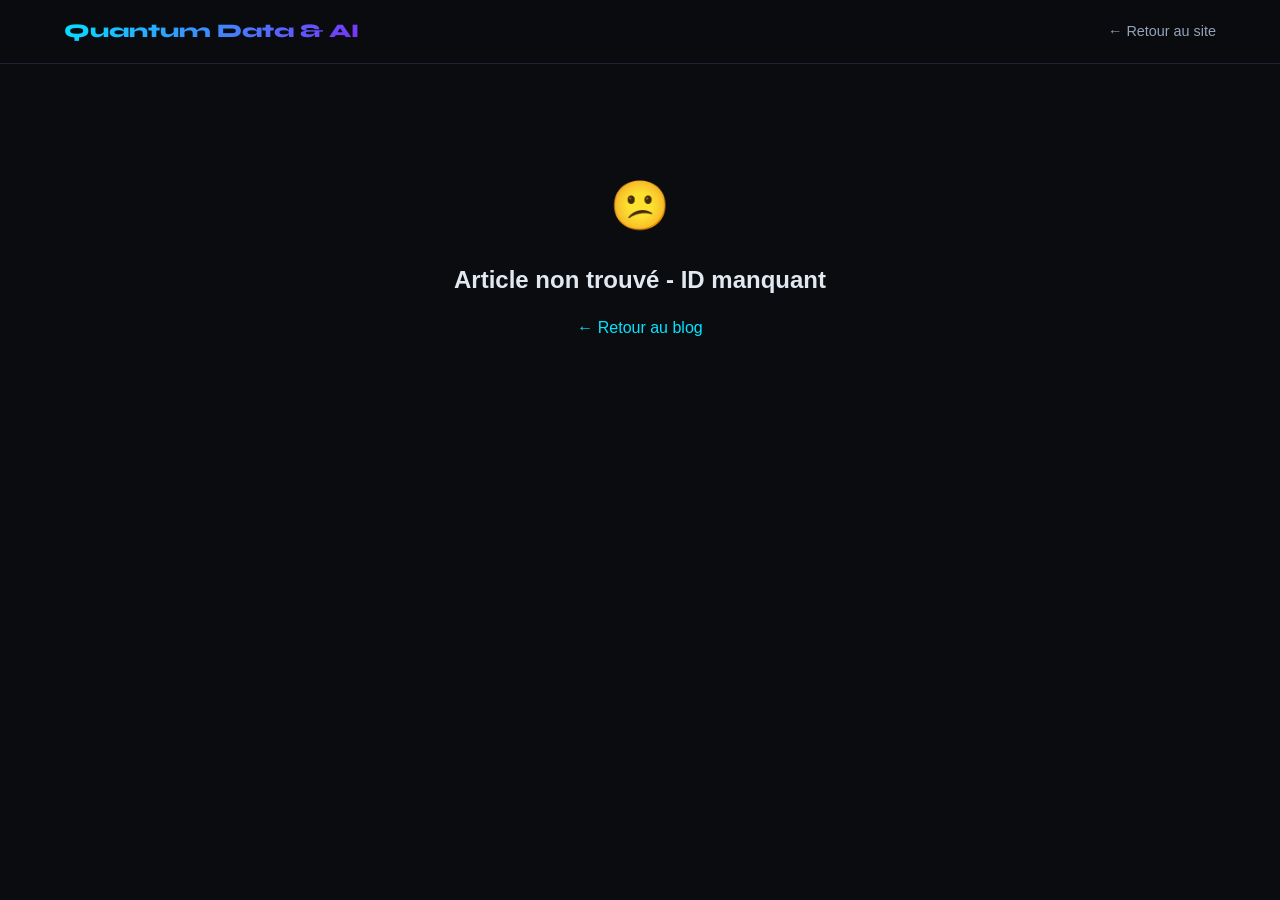
<file: article.html>
<!DOCTYPE html>
<html lang="fr">
<head>
  <meta charset="UTF-8">
  <meta name="viewport" content="width=device-width, initial-scale=1.0">
  <title>Article - Quantum Data & AI</title>
  <link rel="preconnect" href="https://fonts.googleapis.com">
  <link rel="preconnect" href="https://fonts.gstatic.com" crossorigin>
  <link href="https://fonts.googleapis.com/css2?family=Space+Mono:ital,wght@0,400;0,700;1,400&family=Syne:wght@400;500;600;700;800&display=swap" rel="stylesheet">
  <style>
    :root {
      --midnight: #0a0c10;
      --surface: #12161f;
      --border: #1e2532;
      --text: #e2e8f0;
      --muted: #94a3b8;
      --cyan: #00e5ff;
      --violet: #7b2ff7;
      --green: #00e676;
      --orange: #ff9800;
      --radius: 12px;
    }

    * {
      margin: 0;
      padding: 0;
      box-sizing: border-box;
    }

    body {
      font-family: 'Inter', -apple-system, BlinkMacSystemFont, sans-serif;
      background: var(--midnight);
      color: var(--text);
      line-height: 1.6;
    }

    /* NAVBAR */
    #navbar {
      position: fixed;
      top: 0;
      left: 0;
      right: 0;
      background: rgba(10,12,16,0.85);
      backdrop-filter: blur(10px);
      border-bottom: 1px solid var(--border);
      z-index: 1000;
      padding: 1rem 5%;
    }

    .nav-content {
      display: flex;
      justify-content: space-between;
      align-items: center;
      max-width: 1400px;
      margin: 0 auto;
    }

    .logo {
      font-family: 'Syne', sans-serif;
      font-size: 1.2rem;
      font-weight: 800;
      background: linear-gradient(135deg, var(--cyan), var(--violet));
      -webkit-background-clip: text;
      -webkit-text-fill-color: transparent;
      background-clip: text;
    }

    .back-btn {
      color: var(--muted);
      text-decoration: none;
      font-size: 0.9rem;
      transition: color 0.2s;
    }

    .back-btn:hover {
      color: var(--cyan);
    }

    /* ARTICLE CONTAINER */
    .article-container {
      max-width: 900px;
      margin: 120px auto 60px;
      padding: 0 5%;
    }

    .article-header {
      margin-bottom: 3rem;
    }

    .article-meta {
      display: flex;
      align-items: center;
      gap: 1rem;
      margin-bottom: 1.5rem;
    }

    .article-tag {
      font-family: 'Space Mono', monospace;
      font-size: 0.75rem;
      color: var(--cyan);
      background: rgba(0,229,255,.08);
      border: 1px solid rgba(0,229,255,.2);
      padding: 0.4rem 0.8rem;
      border-radius: 6px;
    }

    .article-date {
      font-size: 0.85rem;
      color: var(--muted);
    }

    .article-title {
      font-family: 'Syne', sans-serif;
      font-size: 2.5rem;
      font-weight: 800;
      line-height: 1.2;
      margin-bottom: 1.5rem;
      background: linear-gradient(135deg, var(--white), var(--muted));
      -webkit-background-clip: text;
      -webkit-text-fill-color: transparent;
      background-clip: text;
    }

    .article-excerpt {
      font-size: 1.1rem;
      color: var(--muted);
      line-height: 1.8;
    }

    .article-content {
      background: var(--surface);
      border: 1px solid var(--border);
      border-radius: var(--radius);
      padding: 3rem;
      margin-bottom: 3rem;
    }

    .article-content h2 {
      font-family: 'Syne', sans-serif;
      font-size: 1.8rem;
      font-weight: 700;
      color: var(--white);
      margin: 2.5rem 0 1rem;
    }

    .article-content h3 {
      font-family: 'Syne', sans-serif;
      font-size: 1.4rem;
      font-weight: 600;
      color: var(--white);
      margin: 2rem 0 1rem;
    }

    .article-content p {
      font-size: 1.05rem;
      color: var(--muted);
      line-height: 1.9;
      margin-bottom: 1.5rem;
    }

    .article-content ul {
      margin: 1.5rem 0;
      padding-left: 2rem;
    }

    .article-content li {
      font-size: 1.05rem;
      color: var(--muted);
      line-height: 1.8;
      margin-bottom: 0.75rem;
    }

    .article-content code {
      font-family: 'Space Mono', monospace;
      background: rgba(0,229,255,.08);
      padding: 0.2rem 0.5rem;
      border-radius: 4px;
      font-size: 0.9rem;
    }

    .article-content pre {
      background: rgba(0,0,0,0.3);
      border: 1px solid var(--border);
      border-radius: 8px;
      padding: 1.5rem;
      margin: 1.5rem 0;
      overflow-x: auto;
    }

    .article-content pre code {
      background: none;
      padding: 0;
    }

    .article-image {
      width: 100%;
      height: 400px;
      background: linear-gradient(135deg, rgba(0,229,255,.1), rgba(124,92,252,.1));
      border-radius: var(--radius);
      display: flex;
      align-items: center;
      justify-content: center;
      font-size: 5rem;
      margin-bottom: 2rem;
    }

    .author-box {
      background: var(--surface);
      border: 1px solid var(--border);
      border-radius: var(--radius);
      padding: 2rem;
      display: flex;
      align-items: center;
      gap: 1.5rem;
    }

    .author-avatar {
      width: 60px;
      height: 60px;
      background: linear-gradient(135deg, var(--cyan), var(--violet));
      border-radius: 50%;
      display: flex;
      align-items: center;
      justify-content: center;
      font-family: 'Syne', sans-serif;
      font-weight: 700;
      font-size: 1.2rem;
      color: #000;
    }

    .author-info h4 {
      font-family: 'Syne', sans-serif;
      font-size: 1rem;
      font-weight: 700;
      color: var(--white);
      margin-bottom: 0.25rem;
    }

    .author-info p {
      font-size: 0.85rem;
      color: var(--muted);
    }

    .related-articles {
      margin-top: 4rem;
    }

    .related-title {
      font-family: 'Syne', sans-serif;
      font-size: 1.5rem;
      font-weight: 700;
      margin-bottom: 2rem;
    }

    .related-grid {
      display: grid;
      grid-template-columns: repeat(auto-fit, minmax(280px, 1fr));
      gap: 1.5rem;
    }

    .related-card {
      background: var(--surface);
      border: 1px solid var(--border);
      border-radius: var(--radius);
      padding: 1.5rem;
      transition: border-color 0.25s;
      cursor: pointer;
    }

    .related-card:hover {
      border-color: rgba(0,229,255,.3);
    }

    .related-card h4 {
      font-family: 'Syne', sans-serif;
      font-size: 1rem;
      font-weight: 700;
      margin: 1rem 0 0.5rem;
    }

    .related-card p {
      font-size: 0.85rem;
      color: var(--muted);
    }

    .loading {
      text-align: center;
      padding: 4rem;
      color: var(--muted);
    }

    .error {
      text-align: center;
      padding: 4rem;
      color: var(--orange);
    }

    @media (max-width: 768px) {
      .article-title {
        font-size: 1.8rem;
      }

      .article-content {
        padding: 2rem;
      }

      .author-box {
        flex-direction: column;
        text-align: center;
      }
    }
  </style>
</head>
<body>
  <!-- NAVBAR -->
  <nav id="navbar">
    <div class="nav-content">
      <div class="logo">Quantum Data & AI</div>
      <a href="index.html" class="back-btn">← Retour au site</a>
    </div>
  </nav>

  <!-- ARTICLE CONTAINER -->
  <div class="article-container">
    <div id="articleContent">
      <div class="loading">Chargement de l'article...</div>
    </div>
  </div>

  <script>
    const articleId = new URLSearchParams(window.location.search).get('id');
    let allArticles = []; // Stocke tous les articles pour les recommandations

    // Articles fallback (pour Vercel sans API PHP)
    const fallbackArticles = {
      1: {
        id: 1,
        title: 'Comment les LLMs transforment l\'analyse business en Afrique',
        excerpt: 'Les grands modèles de langage ouvrent de nouvelles perspectives pour les entreprises africaines : automatisation du reporting, extraction d\'insights depuis des données non structurées, et assistance décisionnelle en temps réel.',
        content: '<h2>Introduction</h2><p>Les grands modèles de langage (LLM) révolutionnent la façon dont les entreprises africaines abordent l\'analyse de données. Ces technologies IA permettent de transformer des données non structurées en insights actionnables.</p><h2>Applications clés</h2><ul><li><strong>Automatisation du reporting</strong> : Génération automatique de rapports financiers et opérationnels</li><li><strong>Extraction d\'insights</strong> : Analyse de documents, emails et communications clients</li><li><strong>Assistance décisionnelle</strong> : Recommandations en temps réel basées sur les données</li></ul><h2>Défis et opportunités</h2><p>L\'adoption des LLM en Afrique présente des défis uniques : connectivité limitée, coûts d\'infrastructure, et besoin de compétences locales. Cependant, les opportunités sont immenses pour les entreprises qui investissent dans ces technologies.</p><h2>Conclusion</h2><p>Les LLM ne sont pas une tendance passagère mais une transformation fondamentale de l\'analyse business. Les entreprises africaines qui s\'adaptent rapidement gagneront un avantage compétitif significatif.</p>',
        category: 'IA Générative',
        author: 'Quantum Data & AI',
        author_role: 'Expert en Data & IA',
        icon: '🧠',
        created_at: '2025-01-08'
      },
      2: {
        id: 2,
        title: '5 pipelines ETL indispensables pour les PME',
        excerpt: 'Les architectures de données qui font la différence en 2025 pour les petites et moyennes entreprises.',
        content: '<h2>Introduction</h2><p>Les pipelines ETL (Extract, Transform, Load) sont essentiels pour les PME qui veulent prendre des décisions basées sur les données. Voici les 5 pipelines les plus importants.</p><h2>1. Pipeline de ventes</h2><p>Intégration des données de vente depuis CRM, e-commerce et point de vente pour une vue unifiée.</p><h2>2. Pipeline de marketing</h2><p>Agrégation des données marketing depuis réseaux sociaux, email et campagnes publicitaires.</p><h2>3. Pipeline financier</h2><p>Consolidation des données comptables et bancaires pour un reporting financier automatisé.</p><h2>4. Pipeline d\'inventaire</h2><p>Synchronisation des données d\'inventaire entre ERP et systèmes de vente.</p><h2>5. Pipeline client</h2><p>Unification des données clients pour une meilleure compréhension du comportement d\'achat.</p><h2>Conclusion</h2><p>L\'implémentation de ces pipelines ETL permet aux PME d\'automatiser leurs processus et de prendre des décisions plus éclairées.</p>',
        category: 'Data Engineering',
        author: 'Quantum Data & AI',
        author_role: 'Expert en Data Engineering',
        icon: '🔧',
        created_at: '2025-01-05'
      },
      3: {
        id: 3,
        title: 'Prédiction de churn : guide complet',
        excerpt: 'De la collecte des données au déploiement du modèle en production, tout ce que vous devez savoir.',
        content: '<h2>Introduction</h2><p>La prédiction de churn est cruciale pour la rétention client. Ce guide couvre l\'ensemble du processus.</p><h2>Collecte des données</h2><p>Rassemblez les données d\'interaction, d\'achat et de support pour créer un profil client complet.</p><h2>Feature Engineering</h2><p>Créez des features significatives : fréquence d\'achat, valeur moyenne, temps depuis dernier achat, etc.</p><h2>Modélisation</h2><p>Utilisez des algorithmes comme Random Forest, XGBoost ou réseaux de neurones pour prédire le churn.</p><h2>Déploiement</h2><p>Intégrez le modèle dans vos systèmes CRM pour des alertes en temps réel.</p><h2>Conclusion</h2><p>Une prédiction de churn efficace permet d\'intervenir proactivement et de retenir les clients à risque.</p>',
        category: 'Machine Learning',
        author: 'Quantum Data & AI',
        author_role: 'Expert en Machine Learning',
        icon: '🤖',
        created_at: '2025-01-03'
      },
      4: {
        id: 4,
        title: 'Dashboards KPI : les 10 métriques essentielles',
        excerpt: 'Quels indicateurs surveiller pour piloter votre croissance et prendre des décisions éclairées.',
        content: '<h2>Introduction</h2><p>Un bon dashboard KPI doit afficher les métriques les plus importantes pour piloter l\'entreprise.</p><h2>Métriques financières</h2><ul><li>Chiffre d\'affaires</li><li>Marge brute</li><li>EBITDA</li><li>Cash flow</li></ul><h2>Métriques clients</h2><ul><li>Nombre de clients</li><li>Taux de rétention</li><li>Customer Lifetime Value</li><li>Coût d\'acquisition</li></ul><h2>Métriques opérationnelles</h2><ul><li>Taux de conversion</li><li>Temps de réponse</li><li>Taux de satisfaction</li></ul><h2>Conclusion</h2><p>Surveillez ces métriques régulièrement pour identifier les tendances et prendre des décisions stratégiques.</p>',
        category: 'Power BI',
        author: 'Quantum Data & AI',
        author_role: 'Expert en Business Intelligence',
        icon: '📊',
        created_at: '2025-01-01'
      }
    };

    async function loadArticle() {
      if (!articleId) {
        showError('Article non trouvé - ID manquant');
        return;
      }

      // Afficher le loader
      document.getElementById('articleContent').innerHTML = `
        <div style="text-align:center;padding:3rem;color:var(--muted);">
          <div style="font-size:2rem;margin-bottom:1rem;">⏳</div>
          <p>Chargement de l'article...</p>
        </div>
      `;

      try {
        // Essayer de charger depuis l'API
        const articleResponse = await fetch(`./api/articles.php?id=${articleId}`);
        
        if (articleResponse.ok) {
          const articleResult = await articleResponse.json();
          
          if (articleResult.success && articleResult.data) {
            // Charger tous les articles pour recommandations
            try {
              const allResponse = await fetch('./api/articles.php');
              if (allResponse.ok) {
                const allResult = await allResponse.json();
                if (allResult.success && allResult.data) {
                  allArticles = Array.isArray(allResult.data) ? allResult.data : Object.values(allResult.data);
                }
              }
            } catch (e) {
              // Fallback: utiliser les articles locaux
              allArticles = Object.values(fallbackArticles);
            }
            
            renderArticle(articleResult.data);
            return;
          }
        }
        
        // Si API échoue, utiliser fallback
        throw new Error('API unavailable');
        
      } catch (error) {
        console.log('API unavailable, using fallback:', error);
        
        // Utiliser les articles fallback
        allArticles = Object.values(fallbackArticles);
        const article = fallbackArticles[articleId];
        
        if (article) {
          renderArticle(article);
        } else {
          showError('Article non trouvé');
        }
      }
    }

    function showError(message) {
      document.getElementById('articleContent').innerHTML = `
        <div style="text-align:center;padding:3rem;">
          <div style="font-size:3rem;margin-bottom:1rem;">😕</div>
          <h2 style="color:var(--text);margin-bottom:1rem;">${message}</h2>
          <a href="index.html#blog" style="color:var(--cyan);text-decoration:none;">← Retour au blog</a>
        </div>
      `;
    }

    function renderArticle(article) {
      const container = document.getElementById('articleContent');
      
      // Filtrer les articles similaires (même catégorie ou autres articles)
      const relatedArticles = allArticles
        .filter(a => a.id != articleId) // Exclure l'article actuel
        .slice(0, 2); // Prendre les 2 premiers
      
      // Générer les cartes d'articles similaires
      const relatedHTML = relatedArticles.map(a => `
        <div class="related-card" onclick="window.location.href='article.html?id=${a.id}'" style="cursor:pointer;">
          <span class="article-tag" style="font-size:0.65rem;">${a.category || 'Article'}</span>
          <h4>${a.title}</h4>
          <p>${a.excerpt ? a.excerpt.substring(0, 80) + '...' : 'Lire la suite...'}</p>
        </div>
      `).join('');
      
      container.innerHTML = `
        <div class="article-header">
          <div class="article-meta">
            <span class="article-tag">${article.category || 'Article'}</span>
            <span class="article-date">${article.created_at ? new Date(article.created_at).toLocaleDateString('fr-FR', { day: 'numeric', month: 'long', year: 'numeric' }) : ''}</span>
          </div>
          <h1 class="article-title">${article.title}</h1>
          <p class="article-excerpt">${article.excerpt || ''}</p>
        </div>

        <div class="article-image">${article.icon || '📄'}</div>

        <div class="article-content">
          ${article.content || '<p>Contenu en cours de rédaction...</p>'}
        </div>

        <div class="author-box">
          <div class="author-avatar">${article.author ? article.author.substring(0, 2).toUpperCase() : 'QD'}</div>
          <div class="author-info">
            <h4>${article.author || 'Quantum Data & AI'}</h4>
            <p>${article.author_role || 'Expert en Data & IA'}</p>
          </div>
        </div>

        ${relatedArticles.length > 0 ? `
        <div class="related-articles">
          <h3 class="related-title">Articles similaires</h3>
          <div class="related-grid">
            ${relatedHTML}
          </div>
        </div>
        ` : ''}
      `;

      document.title = `${article.title} - Quantum Data & AI`;
    }

    // Load article on page load
    loadArticle();
  </script>
</body>
</html>
</file>
